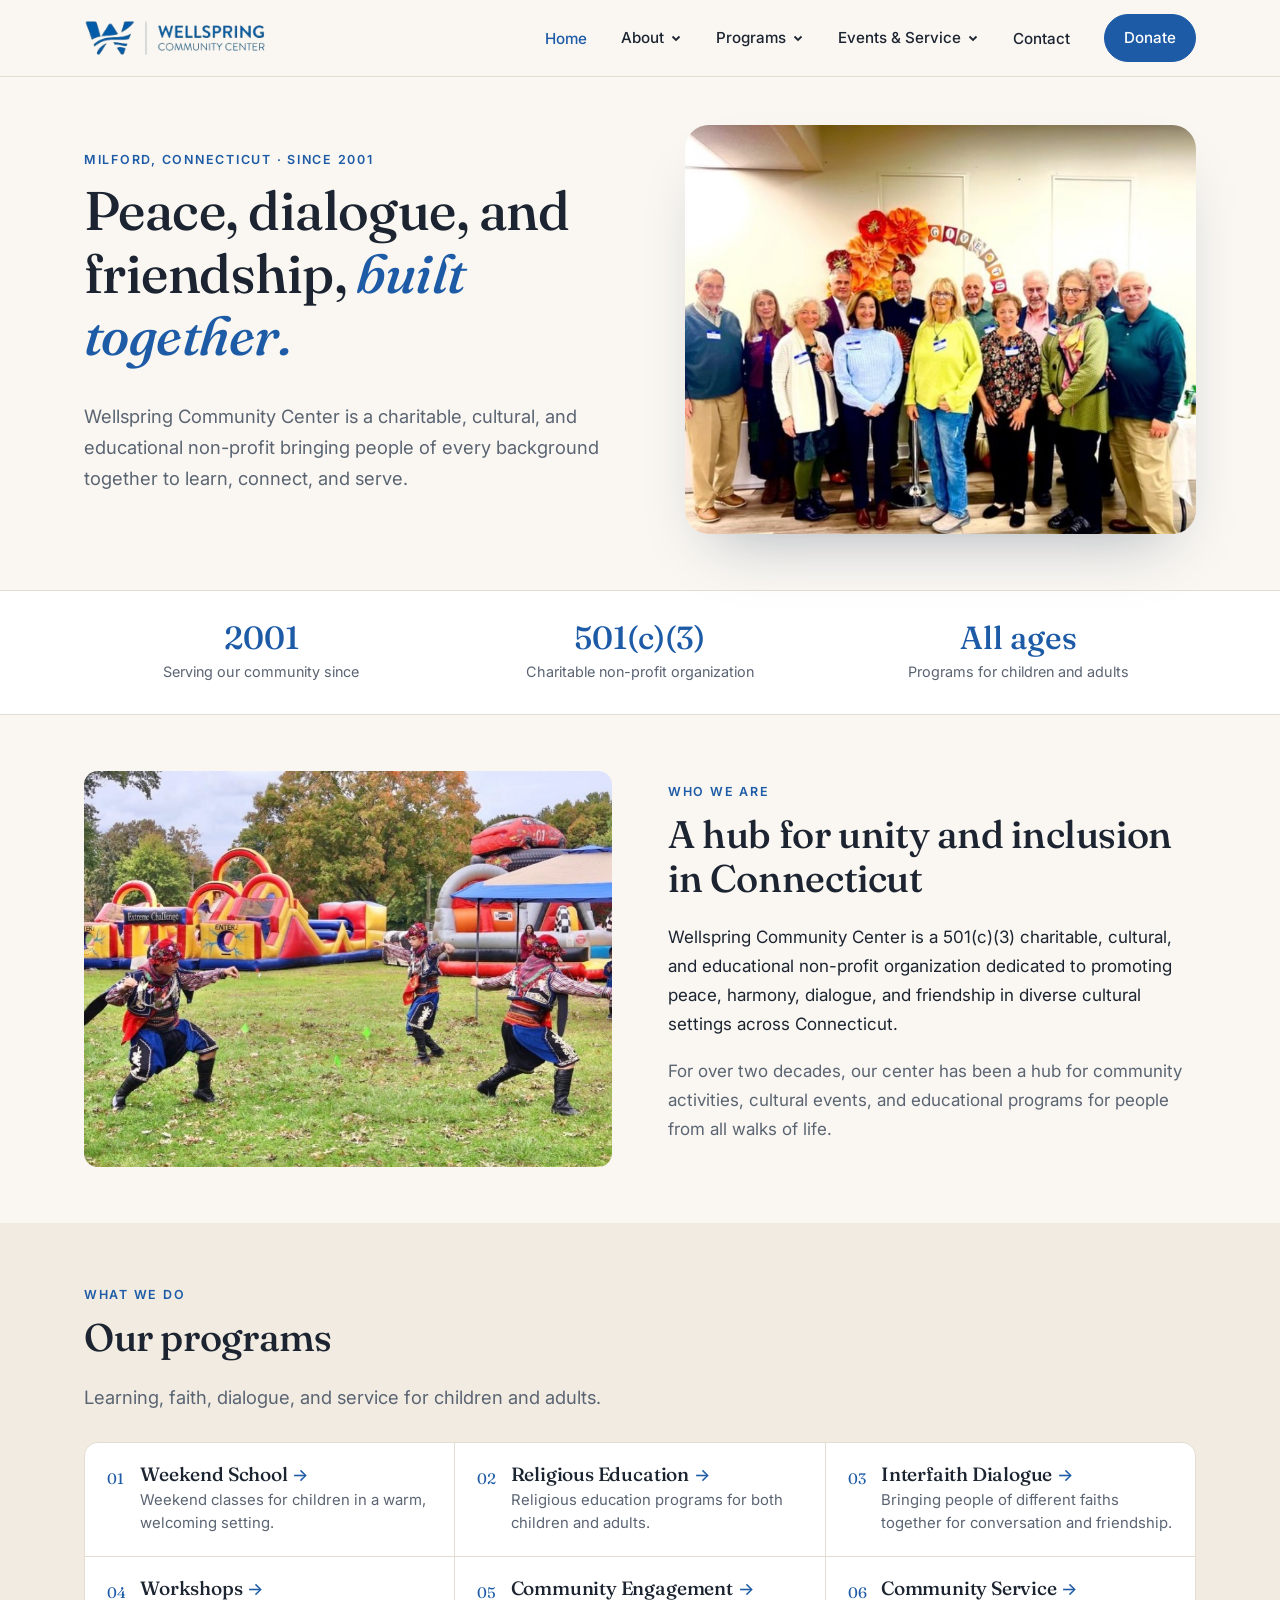
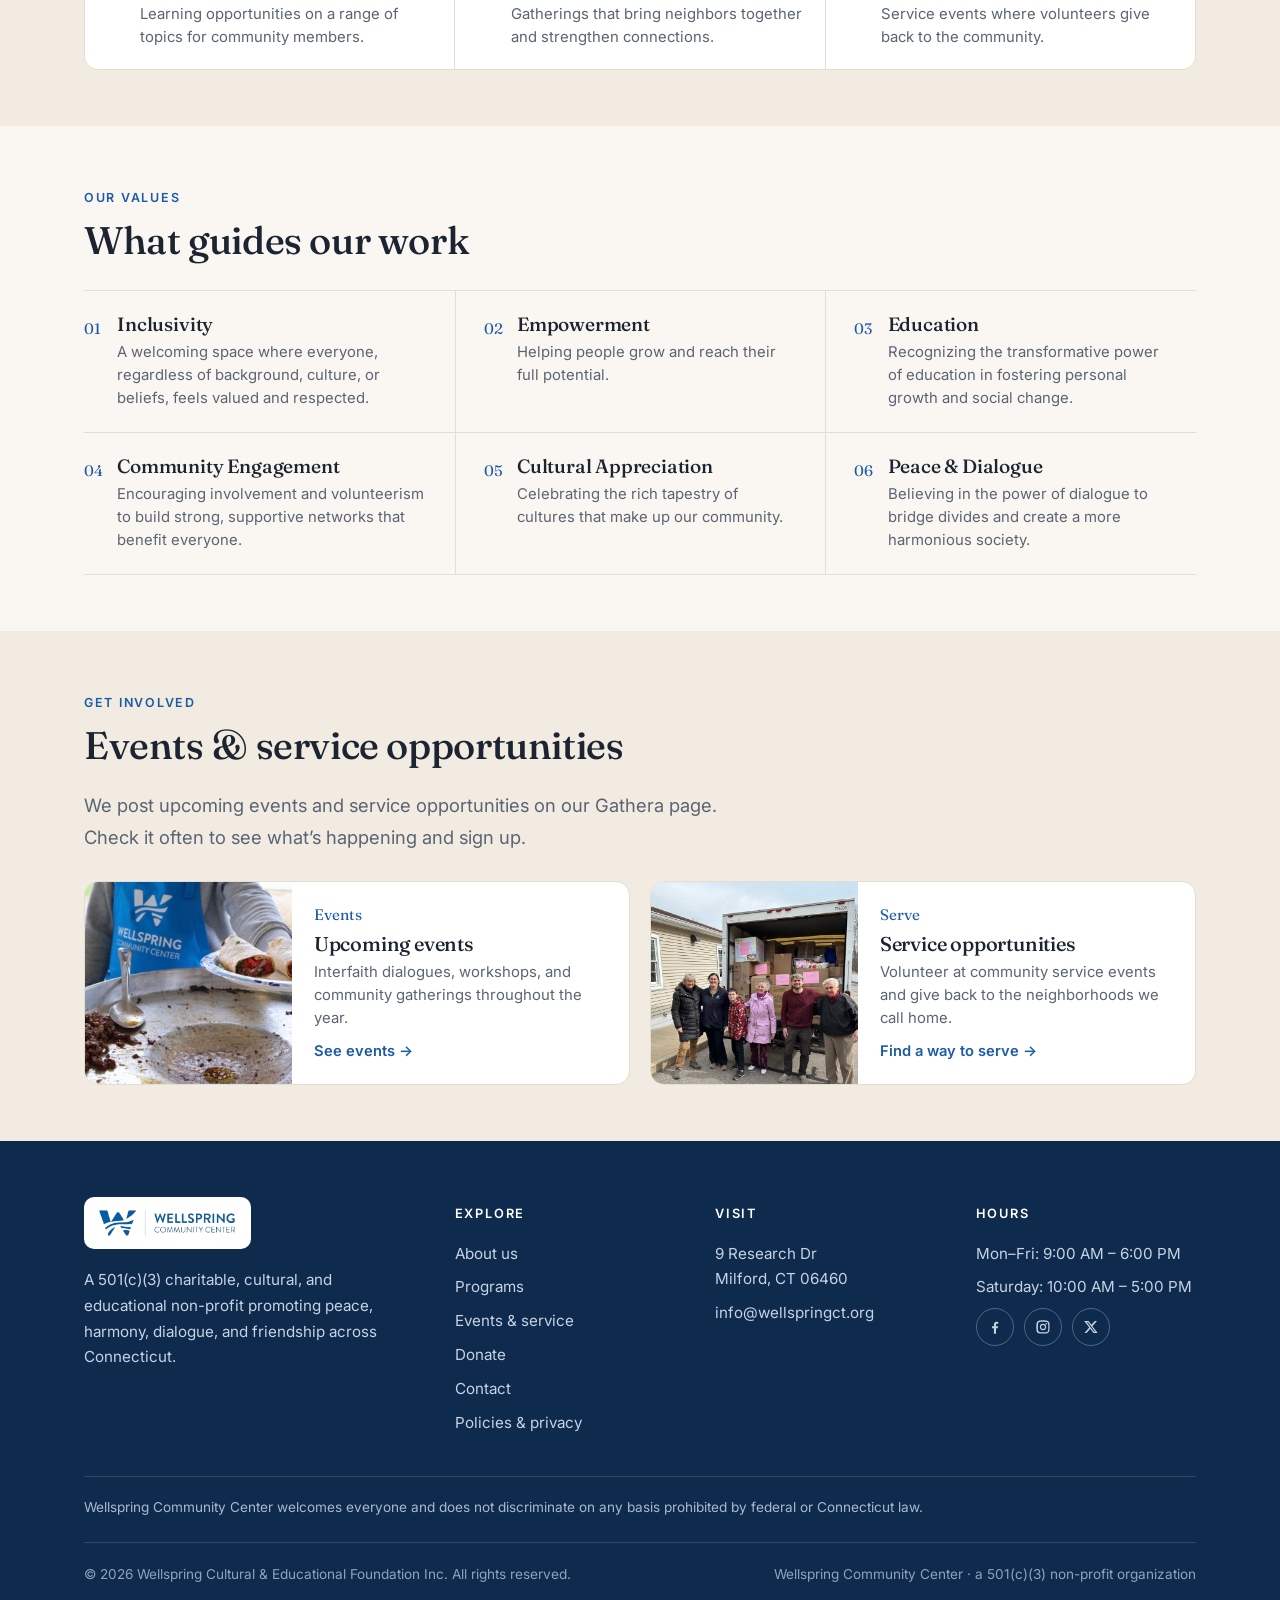
<file: index.html>
<!doctype html>
<html lang="en">
<head>
  <meta charset="utf-8">
  <meta name="viewport" content="width=device-width, initial-scale=1">
  <title>Wellspring Community Center | Milford, Connecticut</title>
  <meta name="description" content="Wellspring Community Center is a 501(c)(3) charitable, cultural, and educational non-profit in Milford, CT offering weekend school, religious education, interfaith dialogue, workshops, and community service since 2001.">
  <link rel="icon" href="images/favicon.webp">
  <link rel="preconnect" href="https://fonts.googleapis.com">
  <link rel="preconnect" href="https://fonts.gstatic.com" crossorigin>
  <link href="https://fonts.googleapis.com/css2?family=Fraunces:ital,opsz,wght@0,9..144,400;0,9..144,500;1,9..144,400&family=Inter:wght@400;500;600&display=swap" rel="stylesheet">
  <link rel="stylesheet" href="styles.css?v=2">
</head>
<body>

<header class="site-header">
  <nav class="wrap nav" aria-label="Main">
    <a class="brand" href="index.html"><img src="images/logo.png" alt="Wellspring Community Center"></a>
    <button class="nav-toggle" aria-label="Open menu" aria-expanded="false" aria-controls="nav-links">
      <svg width="24" height="24" viewBox="0 0 24 24" fill="none" stroke="currentColor" stroke-width="2"><path d="M3 6h18M3 12h18M3 18h18"/></svg>
    </button>
    <ul class="nav-links" id="nav-links">
      <li><a href="index.html" aria-current="page">Home</a></li>
      <li class="has-sub">
        <a href="about.html">About</a>
        <button class="sub-toggle" type="button" aria-expanded="false" aria-controls="about-menu" aria-label="About menu"><svg width="12" height="12" viewBox="0 0 12 12" fill="none" stroke="currentColor" stroke-width="1.8" aria-hidden="true"><path d="M2.5 4.5 6 8l3.5-3.5"/></svg></button>
        <ul class="sub" id="about-menu">
          <li><a href="about.html#who-we-are">Who we are</a></li>
          <li><a href="about.html#mission">Mission &amp; vision</a></li>
          <li><a href="about.html#board">Our board</a></li>
          <li><a href="about.html#values">Our values</a></li>
        </ul>
      </li>
      <li class="has-sub">
        <a href="programs.html">Programs</a>
        <button class="sub-toggle" type="button" aria-expanded="false" aria-controls="programs-menu" aria-label="Programs menu"><svg width="12" height="12" viewBox="0 0 12 12" fill="none" stroke="currentColor" stroke-width="1.8" aria-hidden="true"><path d="M2.5 4.5 6 8l3.5-3.5"/></svg></button>
        <ul class="sub" id="programs-menu">
          <li><a href="programs.html#weekend-school">Weekend School</a></li>
          <li><a href="programs.html#religious-education">Religious Education</a></li>
          <li><a href="programs.html#interfaith-dialogue">Interfaith Dialogue</a></li>
          <li><a href="programs.html#workshops">Workshops</a></li>
          <li><a href="programs.html#community-engagement">Community Engagement</a></li>
          <li><a href="programs.html#community-service">Community Service</a></li>
        </ul>
      </li>
      <li class="has-sub">
        <a href="https://wcc.gathera.org" target="_blank" rel="noopener">Events &amp; Service</a>
        <button class="sub-toggle" type="button" aria-expanded="false" aria-controls="events-menu" aria-label="Events and Service menu"><svg width="12" height="12" viewBox="0 0 12 12" fill="none" stroke="currentColor" stroke-width="1.8" aria-hidden="true"><path d="M2.5 4.5 6 8l3.5-3.5"/></svg></button>
        <ul class="sub" id="events-menu">
          <li><a href="https://wcc.gathera.org/gatherings" target="_blank" rel="noopener">Upcoming events</a></li>
          <li><a href="https://wcc.gathera.org/services" target="_blank" rel="noopener">Service opportunities</a></li>
        </ul>
      </li>
      <li><a href="contact.html">Contact</a></li>
      <li><a class="btn btn-primary" href="https://www.zeffy.com/en-US/donation-form/building-humanity-trough-equity-dialog-and-purpose" target="_blank" rel="noopener">Donate</a></li>
    </ul>
  </nav>
</header>

<main>
  <section class="hero">
    <div class="wrap hero-grid">
      <div>
        <span class="eyebrow">Milford, Connecticut &middot; Since 2001</span>
        <h1>Peace, dialogue, and friendship, <em>built together.</em></h1>
        <p class="lead">Wellspring Community Center is a charitable, cultural, and educational non-profit bringing people of every background together to learn, connect, and serve.</p>
      </div>
      <div class="hero-img">
        <img src="images/community-gathering.jpg" alt="Wellspring community members gathered together at a Give Thanks event">
      </div>
    </div>
  </section>

  <div class="facts">
    <div class="wrap facts-grid">
      <div class="fact"><strong>2001</strong><span>Serving our community since</span></div>
      <div class="fact"><strong>501(c)(3)</strong><span>Charitable non-profit organization</span></div>
      <div class="fact"><strong>All ages</strong><span>Programs for children and adults</span></div>
    </div>
  </div>

  <section>
    <div class="wrap split">
      <div class="split-img">
        <img src="images/cultural-dance.jpg" alt="Folk dancers in traditional costume performing at a Wellspring outdoor festival">
      </div>
      <div>
        <span class="eyebrow">Who we are</span>
        <h2>A hub for unity and inclusion in Connecticut</h2>
        <p>Wellspring Community Center is a 501(c)(3) charitable, cultural, and educational non-profit organization dedicated to promoting peace, harmony, dialogue, and friendship in diverse cultural settings across Connecticut.</p>
        <p class="muted">For over two decades, our center has been a hub for community activities, cultural events, and educational programs for people from all walks of life.</p>
      </div>
    </div>
  </section>

  <section class="section-sand">
    <div class="wrap">
      <div class="section-head">
        <span class="eyebrow">What we do</span>
        <h2>Our programs</h2>
        <p class="lead">Learning, faith, dialogue, and service for children and adults.</p>
      </div>
      <div class="cards">
        <a class="card" href="programs.html#weekend-school">
          <div class="card-body">
            <span class="num">01</span>
            <h3>Weekend School</h3>
            <p>Weekend classes for children in a warm, welcoming setting.</p>
            <span class="card-link">Learn more &rarr;</span>
          </div>
        </a>
        <a class="card" href="programs.html#religious-education">
          <div class="card-body">
            <span class="num">02</span>
            <h3>Religious Education</h3>
            <p>Religious education programs for both children and adults.</p>
            <span class="card-link">Learn more &rarr;</span>
          </div>
        </a>
        <a class="card" href="programs.html#interfaith-dialogue">
          <div class="card-body">
            <span class="num">03</span>
            <h3>Interfaith Dialogue</h3>
            <p>Bringing people of different faiths together for conversation and friendship.</p>
            <span class="card-link">Learn more &rarr;</span>
          </div>
        </a>
        <a class="card" href="programs.html#workshops">
          <div class="card-body">
            <span class="num">04</span>
            <h3>Workshops</h3>
            <p>Learning opportunities on a range of topics for community members.</p>
            <span class="card-link">Learn more &rarr;</span>
          </div>
        </a>
        <a class="card" href="programs.html#community-engagement">
          <div class="card-body">
            <span class="num">05</span>
            <h3>Community Engagement</h3>
            <p>Gatherings that bring neighbors together and strengthen connections.</p>
            <span class="card-link">Learn more &rarr;</span>
          </div>
        </a>
        <a class="card" href="programs.html#community-service">
          <div class="card-body">
            <span class="num">06</span>
            <h3>Community Service</h3>
            <p>Service events where volunteers give back to the community.</p>
            <span class="card-link">Learn more &rarr;</span>
          </div>
        </a>
      </div>
    </div>
  </section>

  <section>
    <div class="wrap">
      <div class="section-head">
        <span class="eyebrow">Our values</span>
        <h2>What guides our work</h2>
      </div>
      <div class="values">
        <div class="value"><span class="num">01</span><h3>Inclusivity</h3><p>A welcoming space where everyone, regardless of background, culture, or beliefs, feels valued and respected.</p></div>
        <div class="value"><span class="num">02</span><h3>Empowerment</h3><p>Helping people grow and reach their full potential.</p></div>
        <div class="value"><span class="num">03</span><h3>Education</h3><p>Recognizing the transformative power of education in fostering personal growth and social change.</p></div>
        <div class="value"><span class="num">04</span><h3>Community Engagement</h3><p>Encouraging involvement and volunteerism to build strong, supportive networks that benefit everyone.</p></div>
        <div class="value"><span class="num">05</span><h3>Cultural Appreciation</h3><p>Celebrating the rich tapestry of cultures that make up our community.</p></div>
        <div class="value"><span class="num">06</span><h3>Peace &amp; Dialogue</h3><p>Believing in the power of dialogue to bridge divides and create a more harmonious society.</p></div>
      </div>
    </div>
  </section>

  <section class="section-sand" id="get-involved">
    <div class="wrap">
      <div class="section-head">
        <span class="eyebrow">Get involved</span>
        <h2>Events &amp; service opportunities</h2>
        <p class="lead">We post upcoming events and service opportunities on our Gathera page. Check it often to see what&rsquo;s happening and sign up.</p>
      </div>
      <div class="cards cards-2">
        <a class="card" href="https://wcc.gathera.org/gatherings" target="_blank" rel="noopener">
          <div class="card-img"><img src="images/community-meal.jpg" alt="A volunteer in a Wellspring apron serving food at a community event" loading="lazy"></div>
          <div class="card-body">
            <span class="num">Events</span>
            <h3>Upcoming events</h3>
            <p>Interfaith dialogues, workshops, and community gatherings throughout the year.</p>
            <span class="card-link">See events &rarr;</span>
          </div>
        </a>
        <a class="card" href="https://wcc.gathera.org/services" target="_blank" rel="noopener">
          <div class="card-img"><img src="images/community-service.jpg" alt="Volunteers standing in front of a moving truck packed with donation boxes" loading="lazy"></div>
          <div class="card-body">
            <span class="num">Serve</span>
            <h3>Service opportunities</h3>
            <p>Volunteer at community service events and give back to the neighborhoods we call home.</p>
            <span class="card-link">Find a way to serve &rarr;</span>
          </div>
        </a>
      </div>
    </div>
  </section>
</main>

<footer class="site-footer">
  <div class="wrap">
    <div class="footer-grid">
      <div class="footer-brand">
        <img src="images/logo.png" alt="Wellspring Community Center">
        <p>A 501(c)(3) charitable, cultural, and educational non-profit promoting peace, harmony, dialogue, and friendship across Connecticut.</p>
      </div>
      <div>
        <h4>Explore</h4>
        <ul>
          <li><a href="about.html">About us</a></li>
          <li><a href="programs.html">Programs</a></li>
          <li><a href="https://wcc.gathera.org" target="_blank" rel="noopener">Events &amp; service</a></li>
          <li><a href="https://www.zeffy.com/en-US/donation-form/building-humanity-trough-equity-dialog-and-purpose" target="_blank" rel="noopener">Donate</a></li>
          <li><a href="contact.html">Contact</a></li>
          <li><a href="policies.html">Policies &amp; privacy</a></li>
        </ul>
      </div>
      <div>
        <h4>Visit</h4>
        <ul>
          <li>9 Research Dr<br>Milford, CT 06460</li>
          <li><a href="mailto:info@wellspringct.org">info@wellspringct.org</a></li>
        </ul>
      </div>
      <div>
        <h4>Hours</h4>
        <ul>
          <li>Mon&ndash;Fri: 9:00 AM &ndash; 6:00 PM</li>
          <li>Saturday: 10:00 AM &ndash; 5:00 PM</li>
        </ul>
        <div class="social">
          <a href="https://www.facebook.com/wellspringcenterCT" aria-label="Facebook" target="_blank" rel="noopener"><svg viewBox="0 0 24 24"><path d="M13.5 22v-8h2.7l.4-3.2h-3.1V8.8c0-.9.3-1.5 1.6-1.5h1.7V4.4c-.3 0-1.3-.1-2.4-.1-2.4 0-4 1.5-4 4.1v2.4H7.6V14h2.8v8h3.1z"/></svg></a>
          <a href="https://www.instagram.com/wellspringct/" aria-label="Instagram" target="_blank" rel="noopener"><svg viewBox="0 0 24 24"><path d="M12 7.3a4.7 4.7 0 1 0 0 9.4 4.7 4.7 0 0 0 0-9.4zm0 7.7a3 3 0 1 1 0-6 3 3 0 0 1 0 6zm6-7.9a1.1 1.1 0 1 1-2.2 0 1.1 1.1 0 0 1 2.2 0zM21.9 8c-.1-1.6-.4-3-1.6-4.2S17.6 2.2 16 2.1C14.4 2 9.6 2 8 2.1 6.4 2.2 5 2.5 3.8 3.7S2.2 6.4 2.1 8C2 9.6 2 14.4 2.1 16c.1 1.6.4 3 1.6 4.2s2.6 1.5 4.2 1.6c1.6.1 6.4.1 8 0 1.6-.1 3-.4 4.2-1.6s1.5-2.6 1.6-4.2c.1-1.6.1-6.4 0-8zm-2.1 9.7a3.2 3.2 0 0 1-1.8 1.8c-1.3.5-4.3.4-5.7.4s-4.4.1-5.7-.4a3.2 3.2 0 0 1-1.8-1.8c-.5-1.3-.4-4.3-.4-5.7s-.1-4.4.4-5.7A3.2 3.2 0 0 1 6.3 4.5c1.3-.5 4.3-.4 5.7-.4s4.4-.1 5.7.4a3.2 3.2 0 0 1 1.8 1.8c.5 1.3.4 4.3.4 5.7s.1 4.4-.4 5.7z"/></svg></a>
          <a href="https://x.com/wellspringctorg" aria-label="X (Twitter)" target="_blank" rel="noopener"><svg viewBox="0 0 24 24"><path d="M17.8 3h3.1l-6.8 7.7L22 21h-6.2l-4.9-6.4L5.3 21H2.2l7.2-8.3L1.8 3h6.4l4.4 5.8L17.8 3zm-1.1 16.2h1.7L7.4 4.7H5.6l11.1 14.5z"/></svg></a>
        </div>
      </div>
    </div>
    <p class="nondisc">Wellspring Community Center welcomes everyone and does not discriminate on any basis prohibited by federal or Connecticut law.</p>
    <div class="footer-bottom">
      <span>&copy; <span class="year">2026</span> Wellspring Cultural &amp; Educational Foundation Inc. All rights reserved.</span>
      <span>Wellspring Community Center &middot; a 501(c)(3) non-profit organization</span>
    </div>
  </div>
</footer>

<script src="main.js?v=2"></script>
</body>
</html>
</file>
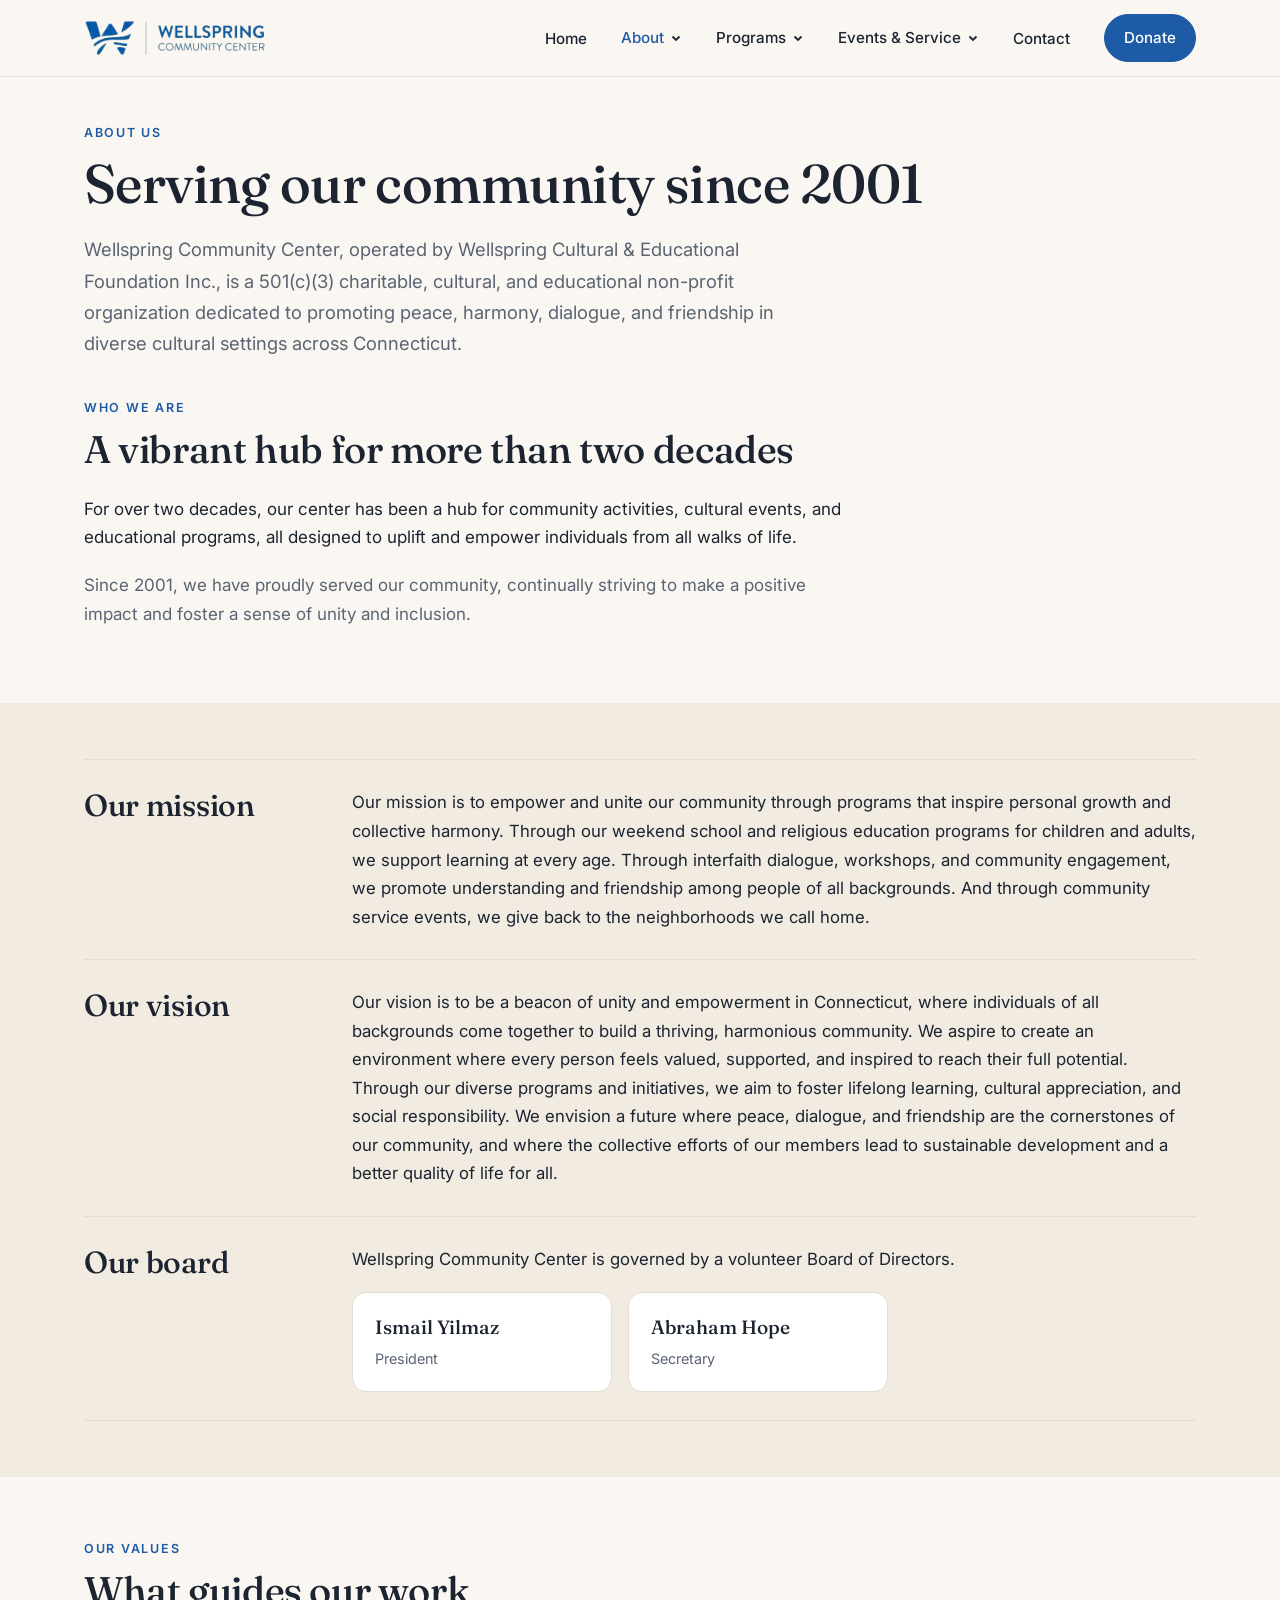
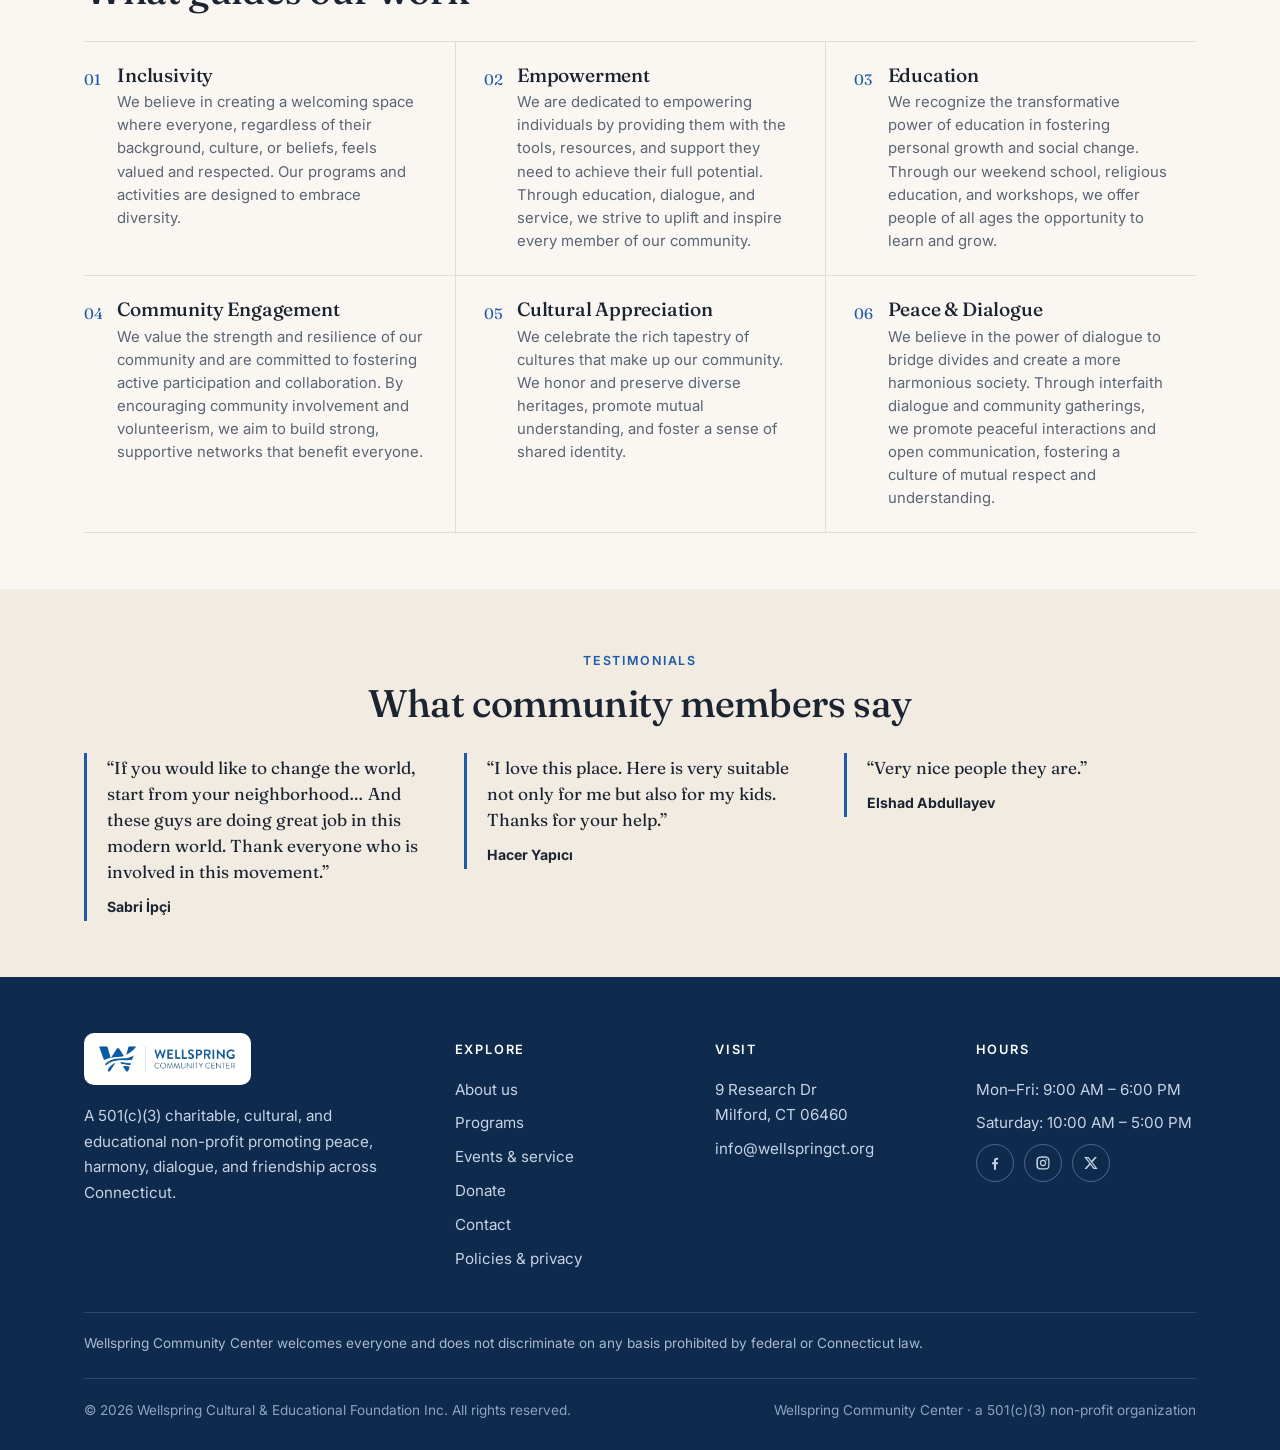
<file: about.html>
<!doctype html>
<html lang="en">
<head>
  <meta charset="utf-8">
  <meta name="viewport" content="width=device-width, initial-scale=1">
  <title>About Us | Wellspring Community Center</title>
  <meta name="description" content="Learn about Wellspring Community Center's mission, vision, and values, serving Connecticut since 2001.">
  <link rel="icon" href="images/favicon.webp">
  <link rel="preconnect" href="https://fonts.googleapis.com">
  <link rel="preconnect" href="https://fonts.gstatic.com" crossorigin>
  <link href="https://fonts.googleapis.com/css2?family=Fraunces:ital,opsz,wght@0,9..144,400;0,9..144,500;1,9..144,400&family=Inter:wght@400;500;600&display=swap" rel="stylesheet">
  <link rel="stylesheet" href="styles.css?v=2">
</head>
<body>

<header class="site-header">
  <nav class="wrap nav" aria-label="Main">
    <a class="brand" href="index.html"><img src="images/logo.png" alt="Wellspring Community Center"></a>
    <button class="nav-toggle" aria-label="Open menu" aria-expanded="false" aria-controls="nav-links">
      <svg width="24" height="24" viewBox="0 0 24 24" fill="none" stroke="currentColor" stroke-width="2"><path d="M3 6h18M3 12h18M3 18h18"/></svg>
    </button>
    <ul class="nav-links" id="nav-links">
      <li><a href="index.html">Home</a></li>
      <li class="has-sub">
        <a href="about.html" aria-current="page">About</a>
        <button class="sub-toggle" type="button" aria-expanded="false" aria-controls="about-menu" aria-label="About menu"><svg width="12" height="12" viewBox="0 0 12 12" fill="none" stroke="currentColor" stroke-width="1.8" aria-hidden="true"><path d="M2.5 4.5 6 8l3.5-3.5"/></svg></button>
        <ul class="sub" id="about-menu">
          <li><a href="about.html#who-we-are">Who we are</a></li>
          <li><a href="about.html#mission">Mission &amp; vision</a></li>
          <li><a href="about.html#board">Our board</a></li>
          <li><a href="about.html#values">Our values</a></li>
        </ul>
      </li>
      <li class="has-sub">
        <a href="programs.html">Programs</a>
        <button class="sub-toggle" type="button" aria-expanded="false" aria-controls="programs-menu" aria-label="Programs menu"><svg width="12" height="12" viewBox="0 0 12 12" fill="none" stroke="currentColor" stroke-width="1.8" aria-hidden="true"><path d="M2.5 4.5 6 8l3.5-3.5"/></svg></button>
        <ul class="sub" id="programs-menu">
          <li><a href="programs.html#weekend-school">Weekend School</a></li>
          <li><a href="programs.html#religious-education">Religious Education</a></li>
          <li><a href="programs.html#interfaith-dialogue">Interfaith Dialogue</a></li>
          <li><a href="programs.html#workshops">Workshops</a></li>
          <li><a href="programs.html#community-engagement">Community Engagement</a></li>
          <li><a href="programs.html#community-service">Community Service</a></li>
        </ul>
      </li>
      <li class="has-sub">
        <a href="https://wcc.gathera.org" target="_blank" rel="noopener">Events &amp; Service</a>
        <button class="sub-toggle" type="button" aria-expanded="false" aria-controls="events-menu" aria-label="Events and Service menu"><svg width="12" height="12" viewBox="0 0 12 12" fill="none" stroke="currentColor" stroke-width="1.8" aria-hidden="true"><path d="M2.5 4.5 6 8l3.5-3.5"/></svg></button>
        <ul class="sub" id="events-menu">
          <li><a href="https://wcc.gathera.org/gatherings" target="_blank" rel="noopener">Upcoming events</a></li>
          <li><a href="https://wcc.gathera.org/services" target="_blank" rel="noopener">Service opportunities</a></li>
        </ul>
      </li>
      <li><a href="contact.html">Contact</a></li>
      <li><a class="btn btn-primary" href="https://www.zeffy.com/en-US/donation-form/building-humanity-trough-equity-dialog-and-purpose" target="_blank" rel="noopener">Donate</a></li>
    </ul>
  </nav>
</header>

<main>
  <section class="page-hero">
    <div class="wrap">
      <span class="eyebrow">About us</span>
      <h1>Serving our community since 2001</h1>
      <p class="lead">Wellspring Community Center, operated by Wellspring Cultural &amp; Educational Foundation Inc., is a 501(c)(3) charitable, cultural, and educational non-profit organization dedicated to promoting peace, harmony, dialogue, and friendship in diverse cultural settings across Connecticut.</p>
    </div>
  </section>

  <section id="who-we-are">
    <div class="wrap narrow">
      <div>
        <span class="eyebrow">Who we are</span>
        <h2>A vibrant hub for more than two decades</h2>
        <p>For over two decades, our center has been a hub for community activities, cultural events, and educational programs, all designed to uplift and empower individuals from all walks of life.</p>
        <p class="muted">Since 2001, we have proudly served our community, continually striving to make a positive impact and foster a sense of unity and inclusion.</p>
      </div>
    </div>
  </section>

  <section class="section-sand" id="mission">
    <div class="wrap">
      <div class="statement">
        <h2>Our mission</h2>
        <p>Our mission is to empower and unite our community through programs that inspire personal growth and collective harmony. Through our weekend school and religious education programs for children and adults, we support learning at every age. Through interfaith dialogue, workshops, and community engagement, we promote understanding and friendship among people of all backgrounds. And through community service events, we give back to the neighborhoods we call home.</p>
      </div>
      <div class="statement" id="vision">
        <h2>Our vision</h2>
        <p>Our vision is to be a beacon of unity and empowerment in Connecticut, where individuals of all backgrounds come together to build a thriving, harmonious community. We aspire to create an environment where every person feels valued, supported, and inspired to reach their full potential. Through our diverse programs and initiatives, we aim to foster lifelong learning, cultural appreciation, and social responsibility. We envision a future where peace, dialogue, and friendship are the cornerstones of our community, and where the collective efforts of our members lead to sustainable development and a better quality of life for all.</p>
      </div>
      <div class="statement" id="board">
        <h2>Our board</h2>
        <div>
          <p>Wellspring Community Center is governed by a volunteer Board of Directors.</p>
          <ul class="board-list">
            <li><strong>Ismail Yilmaz</strong><span>President</span></li>
            <li><strong>Abraham Hope</strong><span>Secretary</span></li>
          </ul>
        </div>
      </div>
    </div>
  </section>

  <section id="values">
    <div class="wrap">
      <div class="section-head">
        <span class="eyebrow">Our values</span>
        <h2>What guides our work</h2>
      </div>
      <div class="values">
        <div class="value"><span class="num">01</span><h3>Inclusivity</h3><p>We believe in creating a welcoming space where everyone, regardless of their background, culture, or beliefs, feels valued and respected. Our programs and activities are designed to embrace diversity.</p></div>
        <div class="value"><span class="num">02</span><h3>Empowerment</h3><p>We are dedicated to empowering individuals by providing them with the tools, resources, and support they need to achieve their full potential. Through education, dialogue, and service, we strive to uplift and inspire every member of our community.</p></div>
        <div class="value"><span class="num">03</span><h3>Education</h3><p>We recognize the transformative power of education in fostering personal growth and social change. Through our weekend school, religious education, and workshops, we offer people of all ages the opportunity to learn and grow.</p></div>
        <div class="value"><span class="num">04</span><h3>Community Engagement</h3><p>We value the strength and resilience of our community and are committed to fostering active participation and collaboration. By encouraging community involvement and volunteerism, we aim to build strong, supportive networks that benefit everyone.</p></div>
        <div class="value"><span class="num">05</span><h3>Cultural Appreciation</h3><p>We celebrate the rich tapestry of cultures that make up our community. We honor and preserve diverse heritages, promote mutual understanding, and foster a sense of shared identity.</p></div>
        <div class="value"><span class="num">06</span><h3>Peace &amp; Dialogue</h3><p>We believe in the power of dialogue to bridge divides and create a more harmonious society. Through interfaith dialogue and community gatherings, we promote peaceful interactions and open communication, fostering a culture of mutual respect and understanding.</p></div>
      </div>
    </div>
  </section>

  <section class="section-sand">
    <div class="wrap">
      <div class="section-head center">
        <span class="eyebrow">Testimonials</span>
        <h2>What community members say</h2>
      </div>
      <div class="testimonials">
        <figure class="testimonial">
          <p>&ldquo;If you would like to change the world, start from your neighborhood&hellip; And these guys are doing great job in this modern world. Thank everyone who is involved in this movement.&rdquo;</p>
          <footer><strong>Sabri İpçi</strong></footer>
        </figure>
        <figure class="testimonial">
          <p>&ldquo;I love this place. Here is very suitable not only for me but also for my kids. Thanks for your help.&rdquo;</p>
          <footer><strong>Hacer Yapıcı</strong></footer>
        </figure>
        <figure class="testimonial">
          <p>&ldquo;Very nice people they are.&rdquo;</p>
          <footer><strong>Elshad Abdullayev</strong></footer>
        </figure>
      </div>
    </div>
  </section>
</main>

<footer class="site-footer">
  <div class="wrap">
    <div class="footer-grid">
      <div class="footer-brand">
        <img src="images/logo.png" alt="Wellspring Community Center">
        <p>A 501(c)(3) charitable, cultural, and educational non-profit promoting peace, harmony, dialogue, and friendship across Connecticut.</p>
      </div>
      <div>
        <h4>Explore</h4>
        <ul>
          <li><a href="about.html">About us</a></li>
          <li><a href="programs.html">Programs</a></li>
          <li><a href="https://wcc.gathera.org" target="_blank" rel="noopener">Events &amp; service</a></li>
          <li><a href="https://www.zeffy.com/en-US/donation-form/building-humanity-trough-equity-dialog-and-purpose" target="_blank" rel="noopener">Donate</a></li>
          <li><a href="contact.html">Contact</a></li>
          <li><a href="policies.html">Policies &amp; privacy</a></li>
        </ul>
      </div>
      <div>
        <h4>Visit</h4>
        <ul>
          <li>9 Research Dr<br>Milford, CT 06460</li>
          <li><a href="mailto:info@wellspringct.org">info@wellspringct.org</a></li>
        </ul>
      </div>
      <div>
        <h4>Hours</h4>
        <ul>
          <li>Mon&ndash;Fri: 9:00 AM &ndash; 6:00 PM</li>
          <li>Saturday: 10:00 AM &ndash; 5:00 PM</li>
        </ul>
        <div class="social">
          <a href="https://www.facebook.com/wellspringcenterCT" aria-label="Facebook" target="_blank" rel="noopener"><svg viewBox="0 0 24 24"><path d="M13.5 22v-8h2.7l.4-3.2h-3.1V8.8c0-.9.3-1.5 1.6-1.5h1.7V4.4c-.3 0-1.3-.1-2.4-.1-2.4 0-4 1.5-4 4.1v2.4H7.6V14h2.8v8h3.1z"/></svg></a>
          <a href="https://www.instagram.com/wellspringct/" aria-label="Instagram" target="_blank" rel="noopener"><svg viewBox="0 0 24 24"><path d="M12 7.3a4.7 4.7 0 1 0 0 9.4 4.7 4.7 0 0 0 0-9.4zm0 7.7a3 3 0 1 1 0-6 3 3 0 0 1 0 6zm6-7.9a1.1 1.1 0 1 1-2.2 0 1.1 1.1 0 0 1 2.2 0zM21.9 8c-.1-1.6-.4-3-1.6-4.2S17.6 2.2 16 2.1C14.4 2 9.6 2 8 2.1 6.4 2.2 5 2.5 3.8 3.7S2.2 6.4 2.1 8C2 9.6 2 14.4 2.1 16c.1 1.6.4 3 1.6 4.2s2.6 1.5 4.2 1.6c1.6.1 6.4.1 8 0 1.6-.1 3-.4 4.2-1.6s1.5-2.6 1.6-4.2c.1-1.6.1-6.4 0-8zm-2.1 9.7a3.2 3.2 0 0 1-1.8 1.8c-1.3.5-4.3.4-5.7.4s-4.4.1-5.7-.4a3.2 3.2 0 0 1-1.8-1.8c-.5-1.3-.4-4.3-.4-5.7s-.1-4.4.4-5.7A3.2 3.2 0 0 1 6.3 4.5c1.3-.5 4.3-.4 5.7-.4s4.4-.1 5.7.4a3.2 3.2 0 0 1 1.8 1.8c.5 1.3.4 4.3.4 5.7s.1 4.4-.4 5.7z"/></svg></a>
          <a href="https://x.com/wellspringctorg" aria-label="X (Twitter)" target="_blank" rel="noopener"><svg viewBox="0 0 24 24"><path d="M17.8 3h3.1l-6.8 7.7L22 21h-6.2l-4.9-6.4L5.3 21H2.2l7.2-8.3L1.8 3h6.4l4.4 5.8L17.8 3zm-1.1 16.2h1.7L7.4 4.7H5.6l11.1 14.5z"/></svg></a>
        </div>
      </div>
    </div>
    <p class="nondisc">Wellspring Community Center welcomes everyone and does not discriminate on any basis prohibited by federal or Connecticut law.</p>
    <div class="footer-bottom">
      <span>&copy; <span class="year">2026</span> Wellspring Cultural &amp; Educational Foundation Inc. All rights reserved.</span>
      <span>Wellspring Community Center &middot; a 501(c)(3) non-profit organization</span>
    </div>
  </div>
</footer>

<script src="main.js?v=2"></script>
</body>
</html>
</file>
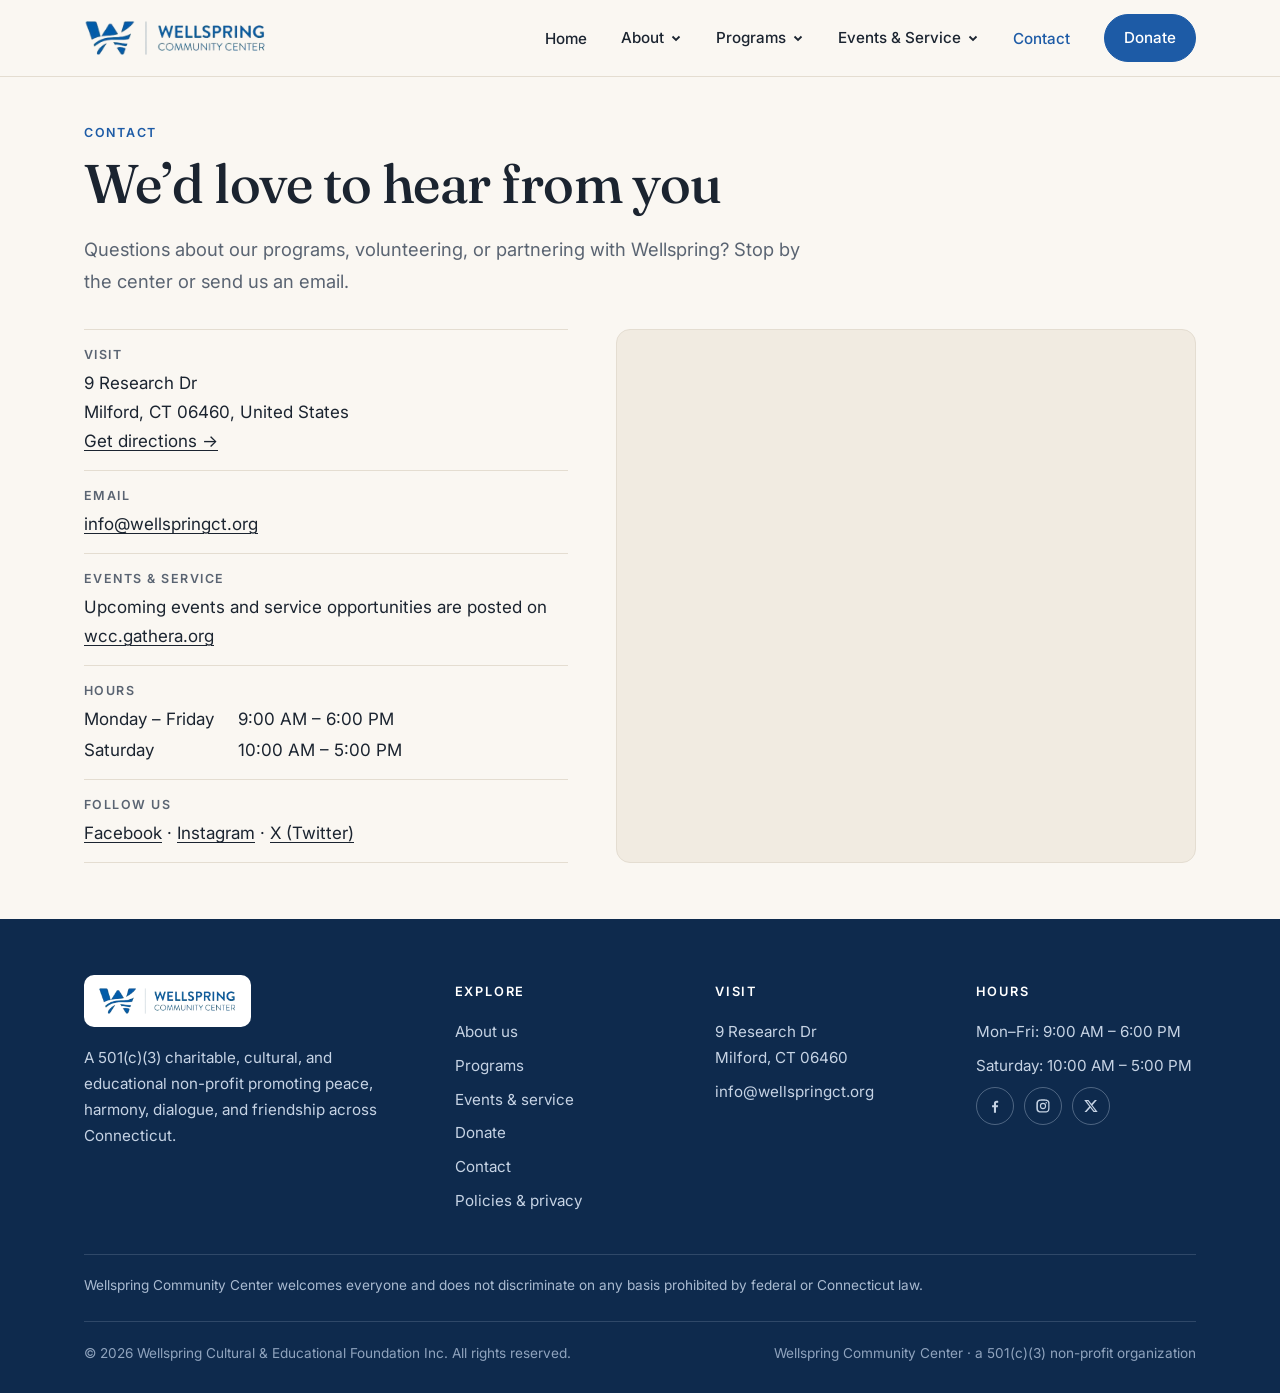
<file: contact.html>
<!doctype html>
<html lang="en">
<head>
  <meta charset="utf-8">
  <meta name="viewport" content="width=device-width, initial-scale=1">
  <title>Contact | Wellspring Community Center</title>
  <meta name="description" content="Visit Wellspring Community Center at 9 Research Dr, Milford, CT 06460, or email info@wellspringct.org.">
  <link rel="icon" href="images/favicon.webp">
  <link rel="preconnect" href="https://fonts.googleapis.com">
  <link rel="preconnect" href="https://fonts.gstatic.com" crossorigin>
  <link href="https://fonts.googleapis.com/css2?family=Fraunces:ital,opsz,wght@0,9..144,400;0,9..144,500;1,9..144,400&family=Inter:wght@400;500;600&display=swap" rel="stylesheet">
  <link rel="stylesheet" href="styles.css?v=2">
</head>
<body>

<header class="site-header">
  <nav class="wrap nav" aria-label="Main">
    <a class="brand" href="index.html"><img src="images/logo.png" alt="Wellspring Community Center"></a>
    <button class="nav-toggle" aria-label="Open menu" aria-expanded="false" aria-controls="nav-links">
      <svg width="24" height="24" viewBox="0 0 24 24" fill="none" stroke="currentColor" stroke-width="2"><path d="M3 6h18M3 12h18M3 18h18"/></svg>
    </button>
    <ul class="nav-links" id="nav-links">
      <li><a href="index.html">Home</a></li>
      <li class="has-sub">
        <a href="about.html">About</a>
        <button class="sub-toggle" type="button" aria-expanded="false" aria-controls="about-menu" aria-label="About menu"><svg width="12" height="12" viewBox="0 0 12 12" fill="none" stroke="currentColor" stroke-width="1.8" aria-hidden="true"><path d="M2.5 4.5 6 8l3.5-3.5"/></svg></button>
        <ul class="sub" id="about-menu">
          <li><a href="about.html#who-we-are">Who we are</a></li>
          <li><a href="about.html#mission">Mission &amp; vision</a></li>
          <li><a href="about.html#board">Our board</a></li>
          <li><a href="about.html#values">Our values</a></li>
        </ul>
      </li>
      <li class="has-sub">
        <a href="programs.html">Programs</a>
        <button class="sub-toggle" type="button" aria-expanded="false" aria-controls="programs-menu" aria-label="Programs menu"><svg width="12" height="12" viewBox="0 0 12 12" fill="none" stroke="currentColor" stroke-width="1.8" aria-hidden="true"><path d="M2.5 4.5 6 8l3.5-3.5"/></svg></button>
        <ul class="sub" id="programs-menu">
          <li><a href="programs.html#weekend-school">Weekend School</a></li>
          <li><a href="programs.html#religious-education">Religious Education</a></li>
          <li><a href="programs.html#interfaith-dialogue">Interfaith Dialogue</a></li>
          <li><a href="programs.html#workshops">Workshops</a></li>
          <li><a href="programs.html#community-engagement">Community Engagement</a></li>
          <li><a href="programs.html#community-service">Community Service</a></li>
        </ul>
      </li>
      <li class="has-sub">
        <a href="https://wcc.gathera.org" target="_blank" rel="noopener">Events &amp; Service</a>
        <button class="sub-toggle" type="button" aria-expanded="false" aria-controls="events-menu" aria-label="Events and Service menu"><svg width="12" height="12" viewBox="0 0 12 12" fill="none" stroke="currentColor" stroke-width="1.8" aria-hidden="true"><path d="M2.5 4.5 6 8l3.5-3.5"/></svg></button>
        <ul class="sub" id="events-menu">
          <li><a href="https://wcc.gathera.org/gatherings" target="_blank" rel="noopener">Upcoming events</a></li>
          <li><a href="https://wcc.gathera.org/services" target="_blank" rel="noopener">Service opportunities</a></li>
        </ul>
      </li>
      <li><a href="contact.html" aria-current="page">Contact</a></li>
      <li><a class="btn btn-primary" href="https://www.zeffy.com/en-US/donation-form/building-humanity-trough-equity-dialog-and-purpose" target="_blank" rel="noopener">Donate</a></li>
    </ul>
  </nav>
</header>

<main>
  <section class="page-hero">
    <div class="wrap">
      <span class="eyebrow">Contact</span>
      <h1>We&rsquo;d love to hear from you</h1>
      <p class="lead">Questions about our programs, volunteering, or partnering with Wellspring? Stop by the center or send us an email.</p>
    </div>
  </section>

  <section>
    <div class="wrap contact-grid">
      <div>
        <ul class="info-list">
          <li>
            <span class="label">Visit</span>
            9 Research Dr<br>Milford, CT 06460, United States<br>
            <a href="https://www.google.com/maps/search/?api=1&amp;query=9+Research+Dr+Milford+CT+06460">Get directions &rarr;</a>
          </li>
          <li>
            <span class="label">Email</span>
            <a href="mailto:info@wellspringct.org">info@wellspringct.org</a>
          </li>
          <li>
            <span class="label">Events &amp; service</span>
            Upcoming events and service opportunities are posted on <a href="https://wcc.gathera.org" target="_blank" rel="noopener">wcc.gathera.org</a>
          </li>
          <li>
            <span class="label">Hours</span>
            <div class="hours">
              <span>Monday &ndash; Friday</span><span>9:00 AM &ndash; 6:00 PM</span>
              <span>Saturday</span><span>10:00 AM &ndash; 5:00 PM</span>
            </div>
          </li>
          <li>
            <span class="label">Follow us</span>
            <a href="https://www.facebook.com/wellspringcenterCT">Facebook</a> &middot;
            <a href="https://www.instagram.com/wellspringct/">Instagram</a> &middot;
            <a href="https://x.com/wellspringctorg">X (Twitter)</a>
          </li>
        </ul>
      </div>
      <div class="map">
        <iframe title="Map showing Wellspring Community Center at 9 Research Dr, Milford, CT" src="https://www.google.com/maps?q=9+Research+Dr,+Milford,+CT+06460&amp;output=embed" loading="lazy" referrerpolicy="no-referrer-when-downgrade"></iframe>
      </div>
    </div>
  </section>
</main>

<footer class="site-footer">
  <div class="wrap">
    <div class="footer-grid">
      <div class="footer-brand">
        <img src="images/logo.png" alt="Wellspring Community Center">
        <p>A 501(c)(3) charitable, cultural, and educational non-profit promoting peace, harmony, dialogue, and friendship across Connecticut.</p>
      </div>
      <div>
        <h4>Explore</h4>
        <ul>
          <li><a href="about.html">About us</a></li>
          <li><a href="programs.html">Programs</a></li>
          <li><a href="https://wcc.gathera.org" target="_blank" rel="noopener">Events &amp; service</a></li>
          <li><a href="https://www.zeffy.com/en-US/donation-form/building-humanity-trough-equity-dialog-and-purpose" target="_blank" rel="noopener">Donate</a></li>
          <li><a href="contact.html">Contact</a></li>
          <li><a href="policies.html">Policies &amp; privacy</a></li>
        </ul>
      </div>
      <div>
        <h4>Visit</h4>
        <ul>
          <li>9 Research Dr<br>Milford, CT 06460</li>
          <li><a href="mailto:info@wellspringct.org">info@wellspringct.org</a></li>
        </ul>
      </div>
      <div>
        <h4>Hours</h4>
        <ul>
          <li>Mon&ndash;Fri: 9:00 AM &ndash; 6:00 PM</li>
          <li>Saturday: 10:00 AM &ndash; 5:00 PM</li>
        </ul>
        <div class="social">
          <a href="https://www.facebook.com/wellspringcenterCT" aria-label="Facebook" target="_blank" rel="noopener"><svg viewBox="0 0 24 24"><path d="M13.5 22v-8h2.7l.4-3.2h-3.1V8.8c0-.9.3-1.5 1.6-1.5h1.7V4.4c-.3 0-1.3-.1-2.4-.1-2.4 0-4 1.5-4 4.1v2.4H7.6V14h2.8v8h3.1z"/></svg></a>
          <a href="https://www.instagram.com/wellspringct/" aria-label="Instagram" target="_blank" rel="noopener"><svg viewBox="0 0 24 24"><path d="M12 7.3a4.7 4.7 0 1 0 0 9.4 4.7 4.7 0 0 0 0-9.4zm0 7.7a3 3 0 1 1 0-6 3 3 0 0 1 0 6zm6-7.9a1.1 1.1 0 1 1-2.2 0 1.1 1.1 0 0 1 2.2 0zM21.9 8c-.1-1.6-.4-3-1.6-4.2S17.6 2.2 16 2.1C14.4 2 9.6 2 8 2.1 6.4 2.2 5 2.5 3.8 3.7S2.2 6.4 2.1 8C2 9.6 2 14.4 2.1 16c.1 1.6.4 3 1.6 4.2s2.6 1.5 4.2 1.6c1.6.1 6.4.1 8 0 1.6-.1 3-.4 4.2-1.6s1.5-2.6 1.6-4.2c.1-1.6.1-6.4 0-8zm-2.1 9.7a3.2 3.2 0 0 1-1.8 1.8c-1.3.5-4.3.4-5.7.4s-4.4.1-5.7-.4a3.2 3.2 0 0 1-1.8-1.8c-.5-1.3-.4-4.3-.4-5.7s-.1-4.4.4-5.7A3.2 3.2 0 0 1 6.3 4.5c1.3-.5 4.3-.4 5.7-.4s4.4-.1 5.7.4a3.2 3.2 0 0 1 1.8 1.8c.5 1.3.4 4.3.4 5.7s.1 4.4-.4 5.7z"/></svg></a>
          <a href="https://x.com/wellspringctorg" aria-label="X (Twitter)" target="_blank" rel="noopener"><svg viewBox="0 0 24 24"><path d="M17.8 3h3.1l-6.8 7.7L22 21h-6.2l-4.9-6.4L5.3 21H2.2l7.2-8.3L1.8 3h6.4l4.4 5.8L17.8 3zm-1.1 16.2h1.7L7.4 4.7H5.6l11.1 14.5z"/></svg></a>
        </div>
      </div>
    </div>
    <p class="nondisc">Wellspring Community Center welcomes everyone and does not discriminate on any basis prohibited by federal or Connecticut law.</p>
    <div class="footer-bottom">
      <span>&copy; <span class="year">2026</span> Wellspring Cultural &amp; Educational Foundation Inc. All rights reserved.</span>
      <span>Wellspring Community Center &middot; a 501(c)(3) non-profit organization</span>
    </div>
  </div>
</footer>

<script src="main.js?v=2"></script>
</body>
</html>
</file>
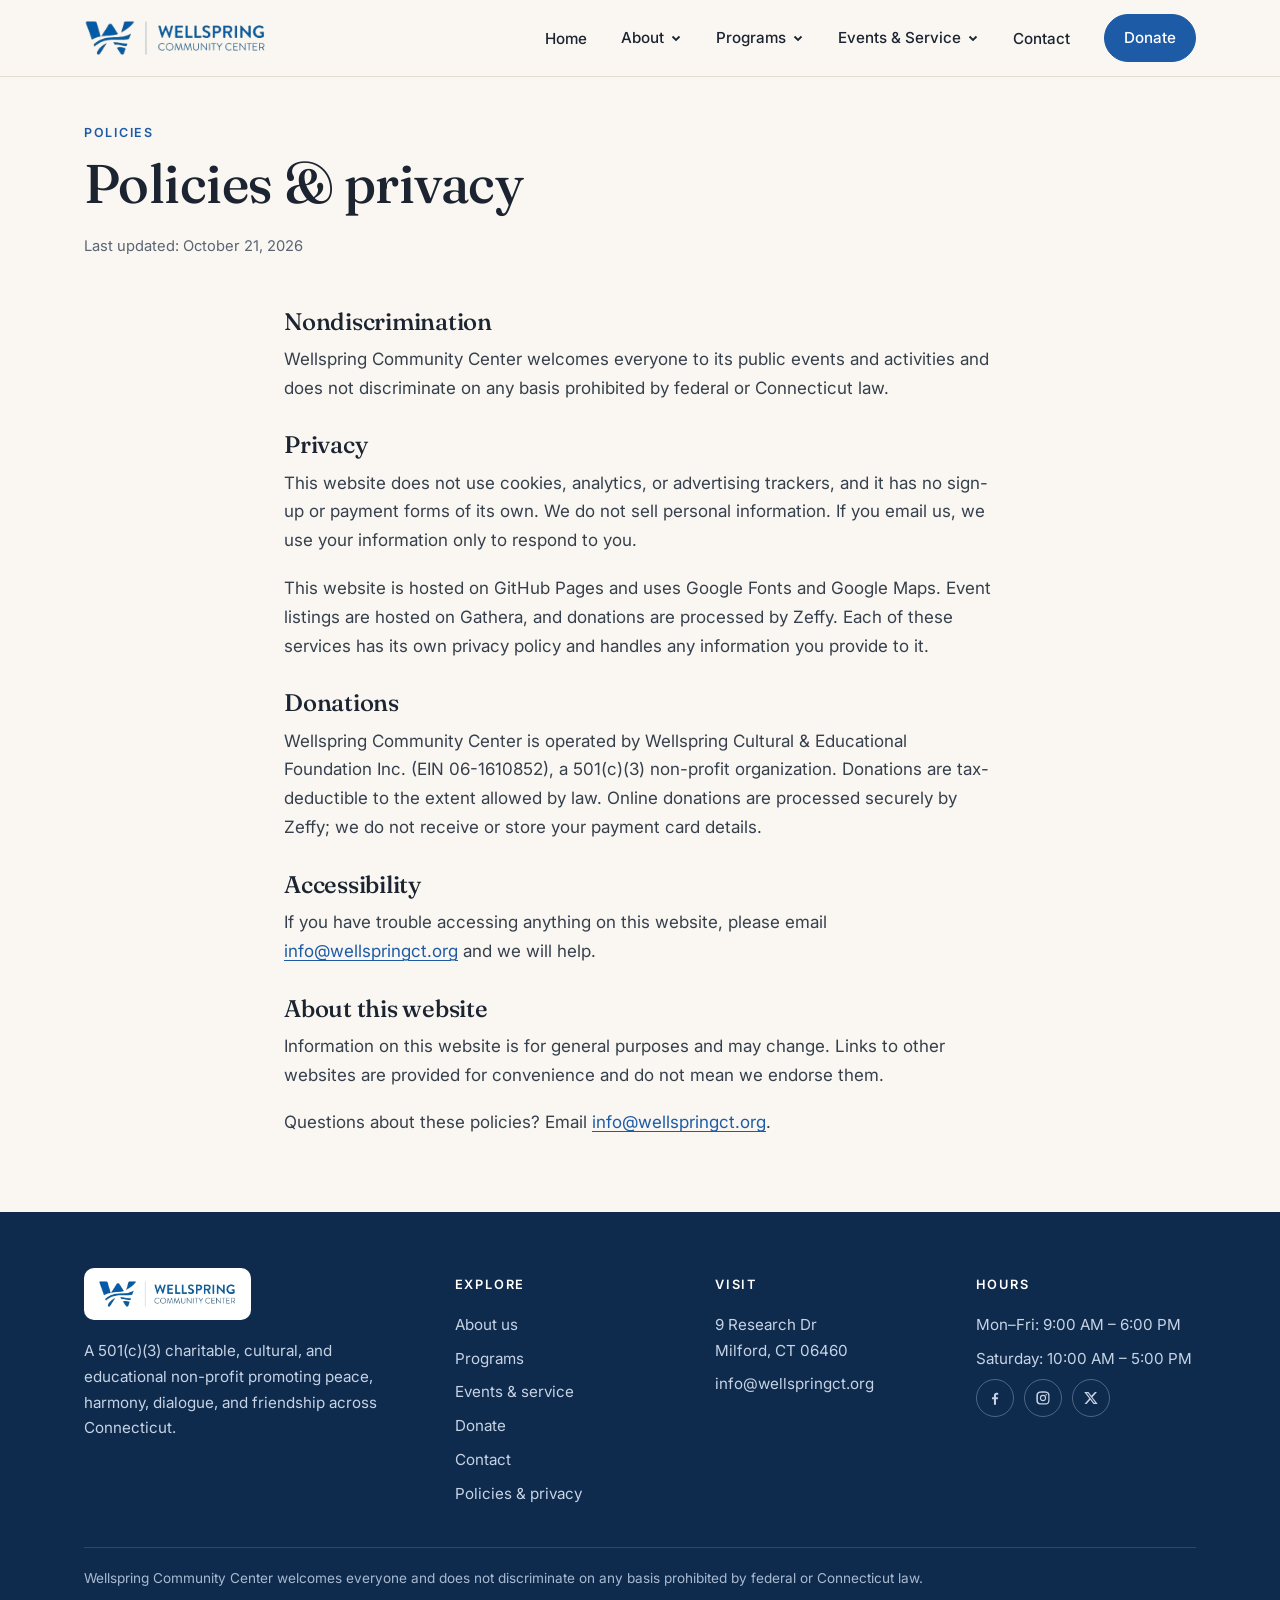
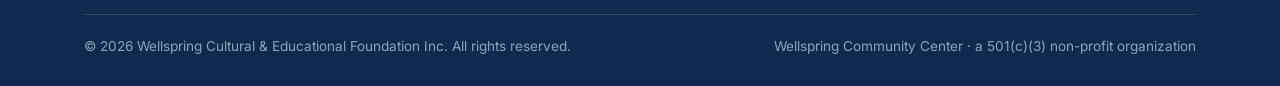
<file: policies.html>
<!doctype html>
<html lang="en">
<head>
  <meta charset="utf-8">
  <meta name="viewport" content="width=device-width, initial-scale=1">
  <title>Policies &amp; Privacy | Wellspring Community Center</title>
  <meta name="description" content="Nondiscrimination, privacy, donation, and accessibility information for Wellspring Community Center.">
  <link rel="icon" href="images/favicon.webp">
  <link rel="preconnect" href="https://fonts.googleapis.com">
  <link rel="preconnect" href="https://fonts.gstatic.com" crossorigin>
  <link href="https://fonts.googleapis.com/css2?family=Fraunces:ital,opsz,wght@0,9..144,400;0,9..144,500;1,9..144,400&family=Inter:wght@400;500;600&display=swap" rel="stylesheet">
  <link rel="stylesheet" href="styles.css?v=2">
</head>
<body>

<header class="site-header">
  <nav class="wrap nav" aria-label="Main">
    <a class="brand" href="index.html"><img src="images/logo.png" alt="Wellspring Community Center"></a>
    <button class="nav-toggle" aria-label="Open menu" aria-expanded="false" aria-controls="nav-links">
      <svg width="24" height="24" viewBox="0 0 24 24" fill="none" stroke="currentColor" stroke-width="2"><path d="M3 6h18M3 12h18M3 18h18"/></svg>
    </button>
    <ul class="nav-links" id="nav-links">
      <li><a href="index.html">Home</a></li>
      <li class="has-sub">
        <a href="about.html">About</a>
        <button class="sub-toggle" type="button" aria-expanded="false" aria-controls="about-menu" aria-label="About menu"><svg width="12" height="12" viewBox="0 0 12 12" fill="none" stroke="currentColor" stroke-width="1.8" aria-hidden="true"><path d="M2.5 4.5 6 8l3.5-3.5"/></svg></button>
        <ul class="sub" id="about-menu">
          <li><a href="about.html#who-we-are">Who we are</a></li>
          <li><a href="about.html#mission">Mission &amp; vision</a></li>
          <li><a href="about.html#board">Our board</a></li>
          <li><a href="about.html#values">Our values</a></li>
        </ul>
      </li>
      <li class="has-sub">
        <a href="programs.html">Programs</a>
        <button class="sub-toggle" type="button" aria-expanded="false" aria-controls="programs-menu" aria-label="Programs menu"><svg width="12" height="12" viewBox="0 0 12 12" fill="none" stroke="currentColor" stroke-width="1.8" aria-hidden="true"><path d="M2.5 4.5 6 8l3.5-3.5"/></svg></button>
        <ul class="sub" id="programs-menu">
          <li><a href="programs.html#weekend-school">Weekend School</a></li>
          <li><a href="programs.html#religious-education">Religious Education</a></li>
          <li><a href="programs.html#interfaith-dialogue">Interfaith Dialogue</a></li>
          <li><a href="programs.html#workshops">Workshops</a></li>
          <li><a href="programs.html#community-engagement">Community Engagement</a></li>
          <li><a href="programs.html#community-service">Community Service</a></li>
        </ul>
      </li>
      <li class="has-sub">
        <a href="https://wcc.gathera.org" target="_blank" rel="noopener">Events &amp; Service</a>
        <button class="sub-toggle" type="button" aria-expanded="false" aria-controls="events-menu" aria-label="Events and Service menu"><svg width="12" height="12" viewBox="0 0 12 12" fill="none" stroke="currentColor" stroke-width="1.8" aria-hidden="true"><path d="M2.5 4.5 6 8l3.5-3.5"/></svg></button>
        <ul class="sub" id="events-menu">
          <li><a href="https://wcc.gathera.org/gatherings" target="_blank" rel="noopener">Upcoming events</a></li>
          <li><a href="https://wcc.gathera.org/services" target="_blank" rel="noopener">Service opportunities</a></li>
        </ul>
      </li>
      <li><a href="contact.html">Contact</a></li>
      <li><a class="btn btn-primary" href="https://www.zeffy.com/en-US/donation-form/building-humanity-trough-equity-dialog-and-purpose" target="_blank" rel="noopener">Donate</a></li>
    </ul>
  </nav>
</header>

<main>
  <section class="page-hero">
    <div class="wrap">
      <span class="eyebrow">Policies</span>
      <h1>Policies &amp; privacy</h1>
      <p class="muted note">Last updated: October 21, 2026</p>
    </div>
  </section>

  <section>
    <div class="wrap policy">
      <h2 id="nondiscrimination">Nondiscrimination</h2>
      <p>Wellspring Community Center welcomes everyone to its public events and activities and does not discriminate on any basis prohibited by federal or Connecticut law.</p>

      <h2 id="privacy">Privacy</h2>
      <p>This website does not use cookies, analytics, or advertising trackers, and it has no sign-up or payment forms of its own. We do not sell personal information. If you email us, we use your information only to respond to you.</p>
      <p>This website is hosted on GitHub Pages and uses Google Fonts and Google Maps. Event listings are hosted on Gathera, and donations are processed by Zeffy. Each of these services has its own privacy policy and handles any information you provide to it.</p>

      <h2 id="donations">Donations</h2>
      <p>Wellspring Community Center is operated by Wellspring Cultural &amp; Educational Foundation Inc. (EIN 06-1610852), a 501(c)(3) non-profit organization. Donations are tax-deductible to the extent allowed by law. Online donations are processed securely by Zeffy; we do not receive or store your payment card details.</p>

      <h2 id="accessibility">Accessibility</h2>
      <p>If you have trouble accessing anything on this website, please email <a href="mailto:info@wellspringct.org">info@wellspringct.org</a> and we will help.</p>

      <h2 id="website">About this website</h2>
      <p>Information on this website is for general purposes and may change. Links to other websites are provided for convenience and do not mean we endorse them.</p>
      <p>Questions about these policies? Email <a href="mailto:info@wellspringct.org">info@wellspringct.org</a>.</p>
    </div>
  </section>
</main>

<footer class="site-footer">
  <div class="wrap">
    <div class="footer-grid">
      <div class="footer-brand">
        <img src="images/logo.png" alt="Wellspring Community Center">
        <p>A 501(c)(3) charitable, cultural, and educational non-profit promoting peace, harmony, dialogue, and friendship across Connecticut.</p>
      </div>
      <div>
        <h4>Explore</h4>
        <ul>
          <li><a href="about.html">About us</a></li>
          <li><a href="programs.html">Programs</a></li>
          <li><a href="https://wcc.gathera.org" target="_blank" rel="noopener">Events &amp; service</a></li>
          <li><a href="https://www.zeffy.com/en-US/donation-form/building-humanity-trough-equity-dialog-and-purpose" target="_blank" rel="noopener">Donate</a></li>
          <li><a href="contact.html">Contact</a></li>
          <li><a href="policies.html">Policies &amp; privacy</a></li>
        </ul>
      </div>
      <div>
        <h4>Visit</h4>
        <ul>
          <li>9 Research Dr<br>Milford, CT 06460</li>
          <li><a href="mailto:info@wellspringct.org">info@wellspringct.org</a></li>
        </ul>
      </div>
      <div>
        <h4>Hours</h4>
        <ul>
          <li>Mon&ndash;Fri: 9:00 AM &ndash; 6:00 PM</li>
          <li>Saturday: 10:00 AM &ndash; 5:00 PM</li>
        </ul>
        <div class="social">
          <a href="https://www.facebook.com/wellspringcenterCT" aria-label="Facebook" target="_blank" rel="noopener"><svg viewBox="0 0 24 24"><path d="M13.5 22v-8h2.7l.4-3.2h-3.1V8.8c0-.9.3-1.5 1.6-1.5h1.7V4.4c-.3 0-1.3-.1-2.4-.1-2.4 0-4 1.5-4 4.1v2.4H7.6V14h2.8v8h3.1z"/></svg></a>
          <a href="https://www.instagram.com/wellspringct/" aria-label="Instagram" target="_blank" rel="noopener"><svg viewBox="0 0 24 24"><path d="M12 7.3a4.7 4.7 0 1 0 0 9.4 4.7 4.7 0 0 0 0-9.4zm0 7.7a3 3 0 1 1 0-6 3 3 0 0 1 0 6zm6-7.9a1.1 1.1 0 1 1-2.2 0 1.1 1.1 0 0 1 2.2 0zM21.9 8c-.1-1.6-.4-3-1.6-4.2S17.6 2.2 16 2.1C14.4 2 9.6 2 8 2.1 6.4 2.2 5 2.5 3.8 3.7S2.2 6.4 2.1 8C2 9.6 2 14.4 2.1 16c.1 1.6.4 3 1.6 4.2s2.6 1.5 4.2 1.6c1.6.1 6.4.1 8 0 1.6-.1 3-.4 4.2-1.6s1.5-2.6 1.6-4.2c.1-1.6.1-6.4 0-8zm-2.1 9.7a3.2 3.2 0 0 1-1.8 1.8c-1.3.5-4.3.4-5.7.4s-4.4.1-5.7-.4a3.2 3.2 0 0 1-1.8-1.8c-.5-1.3-.4-4.3-.4-5.7s-.1-4.4.4-5.7A3.2 3.2 0 0 1 6.3 4.5c1.3-.5 4.3-.4 5.7-.4s4.4-.1 5.7.4a3.2 3.2 0 0 1 1.8 1.8c.5 1.3.4 4.3.4 5.7s.1 4.4-.4 5.7z"/></svg></a>
          <a href="https://x.com/wellspringctorg" aria-label="X (Twitter)" target="_blank" rel="noopener"><svg viewBox="0 0 24 24"><path d="M17.8 3h3.1l-6.8 7.7L22 21h-6.2l-4.9-6.4L5.3 21H2.2l7.2-8.3L1.8 3h6.4l4.4 5.8L17.8 3zm-1.1 16.2h1.7L7.4 4.7H5.6l11.1 14.5z"/></svg></a>
        </div>
      </div>
    </div>
    <p class="nondisc">Wellspring Community Center welcomes everyone and does not discriminate on any basis prohibited by federal or Connecticut law.</p>
    <div class="footer-bottom">
      <span>&copy; <span class="year">2026</span> Wellspring Cultural &amp; Educational Foundation Inc. All rights reserved.</span>
      <span>Wellspring Community Center &middot; a 501(c)(3) non-profit organization</span>
    </div>
  </div>
</footer>

<script src="main.js?v=2"></script>
</body>
</html>
</file>
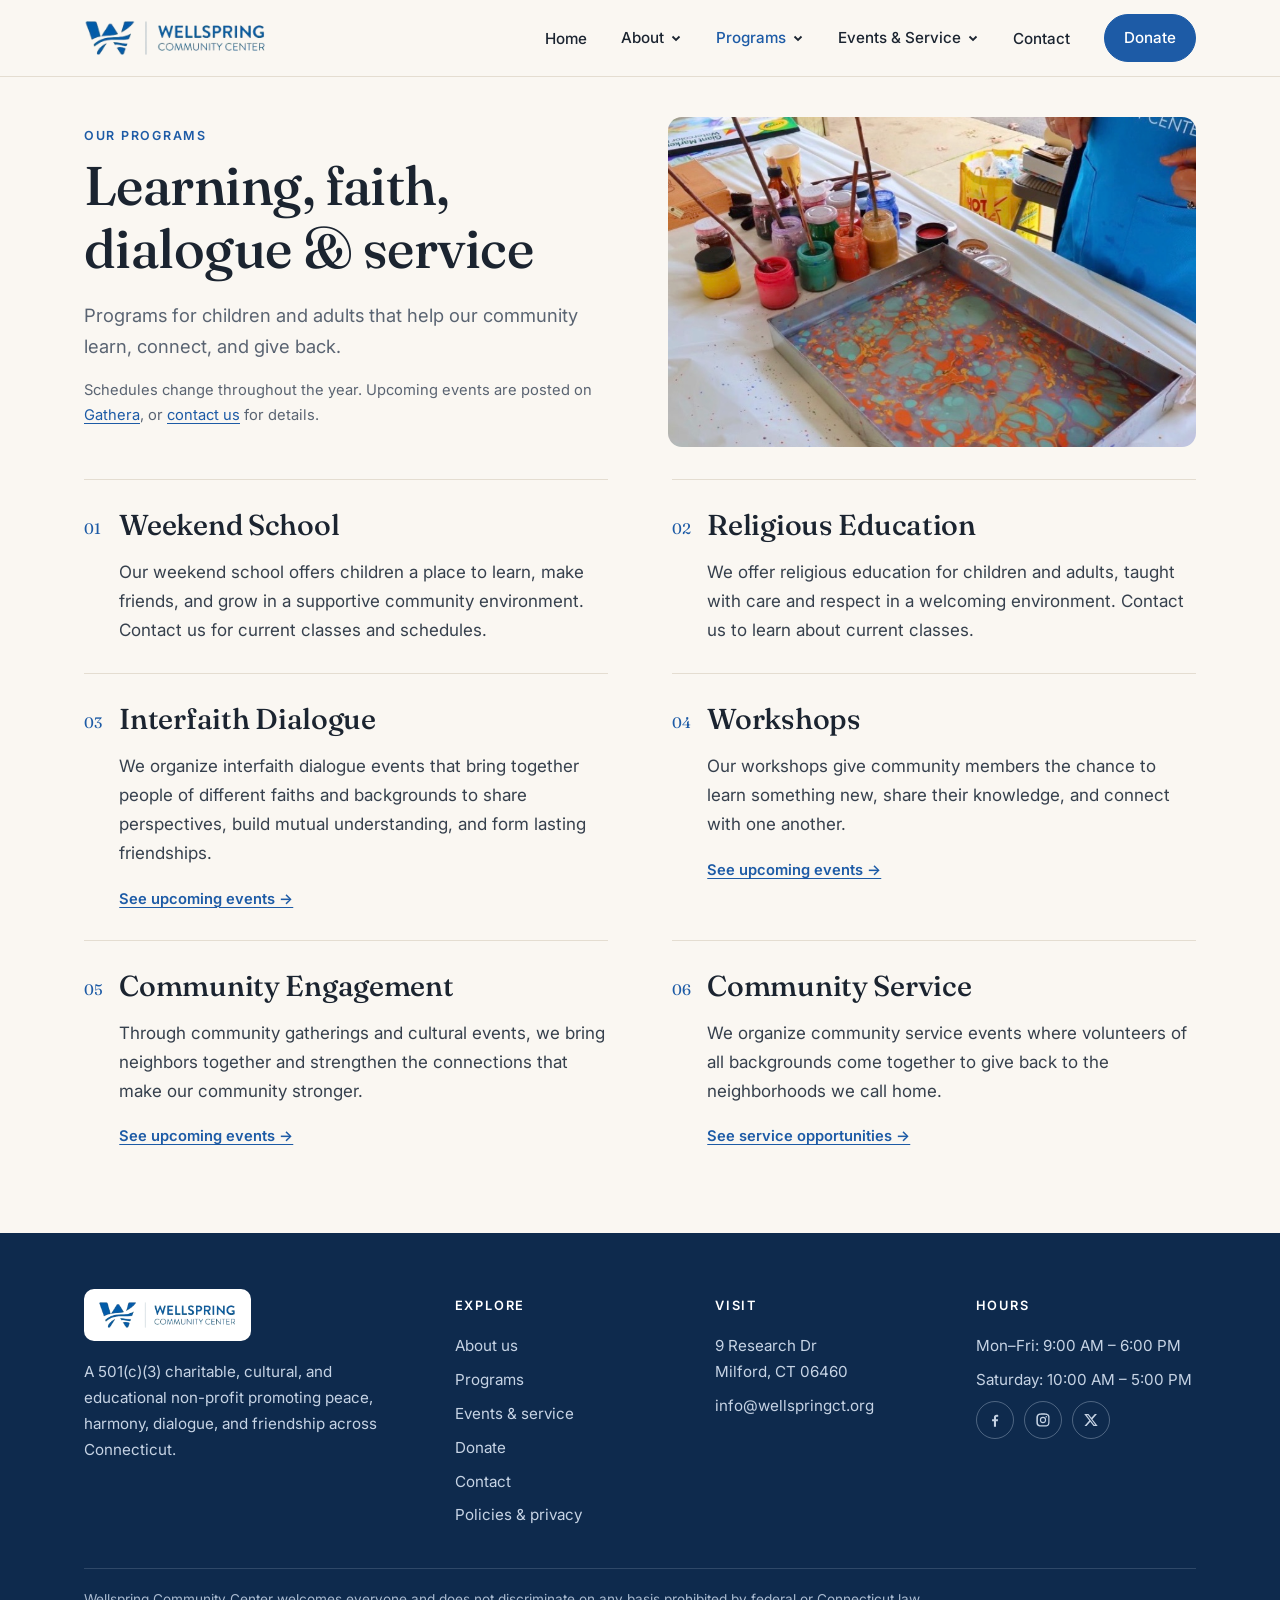
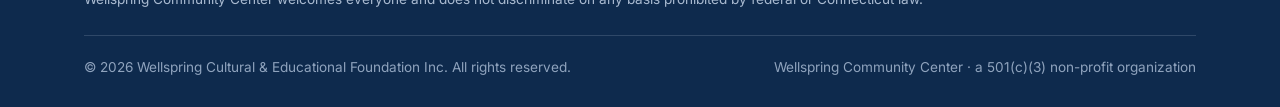
<file: programs.html>
<!doctype html>
<html lang="en">
<head>
  <meta charset="utf-8">
  <meta name="viewport" content="width=device-width, initial-scale=1">
  <title>Programs | Wellspring Community Center</title>
  <meta name="description" content="Weekend school, religious education for children and adults, interfaith dialogue, workshops, community engagement, and community service in Milford, CT.">
  <link rel="icon" href="images/favicon.webp">
  <link rel="preconnect" href="https://fonts.googleapis.com">
  <link rel="preconnect" href="https://fonts.gstatic.com" crossorigin>
  <link href="https://fonts.googleapis.com/css2?family=Fraunces:ital,opsz,wght@0,9..144,400;0,9..144,500;1,9..144,400&family=Inter:wght@400;500;600&display=swap" rel="stylesheet">
  <link rel="stylesheet" href="styles.css?v=2">
</head>
<body>

<header class="site-header">
  <nav class="wrap nav" aria-label="Main">
    <a class="brand" href="index.html"><img src="images/logo.png" alt="Wellspring Community Center"></a>
    <button class="nav-toggle" aria-label="Open menu" aria-expanded="false" aria-controls="nav-links">
      <svg width="24" height="24" viewBox="0 0 24 24" fill="none" stroke="currentColor" stroke-width="2"><path d="M3 6h18M3 12h18M3 18h18"/></svg>
    </button>
    <ul class="nav-links" id="nav-links">
      <li><a href="index.html">Home</a></li>
      <li class="has-sub">
        <a href="about.html">About</a>
        <button class="sub-toggle" type="button" aria-expanded="false" aria-controls="about-menu" aria-label="About menu"><svg width="12" height="12" viewBox="0 0 12 12" fill="none" stroke="currentColor" stroke-width="1.8" aria-hidden="true"><path d="M2.5 4.5 6 8l3.5-3.5"/></svg></button>
        <ul class="sub" id="about-menu">
          <li><a href="about.html#who-we-are">Who we are</a></li>
          <li><a href="about.html#mission">Mission &amp; vision</a></li>
          <li><a href="about.html#board">Our board</a></li>
          <li><a href="about.html#values">Our values</a></li>
        </ul>
      </li>
      <li class="has-sub">
        <a href="programs.html" aria-current="page">Programs</a>
        <button class="sub-toggle" type="button" aria-expanded="false" aria-controls="programs-menu" aria-label="Programs menu"><svg width="12" height="12" viewBox="0 0 12 12" fill="none" stroke="currentColor" stroke-width="1.8" aria-hidden="true"><path d="M2.5 4.5 6 8l3.5-3.5"/></svg></button>
        <ul class="sub" id="programs-menu">
          <li><a href="programs.html#weekend-school">Weekend School</a></li>
          <li><a href="programs.html#religious-education">Religious Education</a></li>
          <li><a href="programs.html#interfaith-dialogue">Interfaith Dialogue</a></li>
          <li><a href="programs.html#workshops">Workshops</a></li>
          <li><a href="programs.html#community-engagement">Community Engagement</a></li>
          <li><a href="programs.html#community-service">Community Service</a></li>
        </ul>
      </li>
      <li class="has-sub">
        <a href="https://wcc.gathera.org" target="_blank" rel="noopener">Events &amp; Service</a>
        <button class="sub-toggle" type="button" aria-expanded="false" aria-controls="events-menu" aria-label="Events and Service menu"><svg width="12" height="12" viewBox="0 0 12 12" fill="none" stroke="currentColor" stroke-width="1.8" aria-hidden="true"><path d="M2.5 4.5 6 8l3.5-3.5"/></svg></button>
        <ul class="sub" id="events-menu">
          <li><a href="https://wcc.gathera.org/gatherings" target="_blank" rel="noopener">Upcoming events</a></li>
          <li><a href="https://wcc.gathera.org/services" target="_blank" rel="noopener">Service opportunities</a></li>
        </ul>
      </li>
      <li><a href="contact.html">Contact</a></li>
      <li><a class="btn btn-primary" href="https://www.zeffy.com/en-US/donation-form/building-humanity-trough-equity-dialog-and-purpose" target="_blank" rel="noopener">Donate</a></li>
    </ul>
  </nav>
</header>

<main>
  <section class="page-hero">
    <div class="wrap split">
      <div>
        <span class="eyebrow">Our programs</span>
        <h1>Learning, faith, dialogue &amp; service</h1>
        <p class="lead">Programs for children and adults that help our community learn, connect, and give back.</p>
        <p class="muted note">Schedules change throughout the year. Upcoming events are posted on <a href="https://wcc.gathera.org/gatherings" target="_blank" rel="noopener">Gathera</a>, or <a href="contact.html">contact us</a> for details.</p>
      </div>
      <div class="split-img"><img src="images/marbling-workshop.jpg" alt="Paints and a marbling tray at a Wellspring ebru art workshop"></div>
    </div>
  </section>

  <section>
    <div class="wrap">
      <div class="program-grid">
        <article class="program-item" id="weekend-school">
          <span class="num">01</span>
          <h2>Weekend School</h2>
          <p>Our weekend school offers children a place to learn, make friends, and grow in a supportive community environment. Contact us for current classes and schedules.</p>
        </article>
        <article class="program-item" id="religious-education">
          <span class="num">02</span>
          <h2>Religious Education</h2>
          <p>We offer religious education for children and adults, taught with care and respect in a welcoming environment. Contact us to learn about current classes.</p>
        </article>
        <article class="program-item" id="interfaith-dialogue">
          <span class="num">03</span>
          <h2>Interfaith Dialogue</h2>
          <p>We organize interfaith dialogue events that bring together people of different faiths and backgrounds to share perspectives, build mutual understanding, and form lasting friendships.</p>
          <a class="card-link" href="https://wcc.gathera.org/gatherings" target="_blank" rel="noopener">See upcoming events &rarr;</a>
        </article>
        <article class="program-item" id="workshops">
          <span class="num">04</span>
          <h2>Workshops</h2>
          <p>Our workshops give community members the chance to learn something new, share their knowledge, and connect with one another.</p>
          <a class="card-link" href="https://wcc.gathera.org/gatherings" target="_blank" rel="noopener">See upcoming events &rarr;</a>
        </article>
        <article class="program-item" id="community-engagement">
          <span class="num">05</span>
          <h2>Community Engagement</h2>
          <p>Through community gatherings and cultural events, we bring neighbors together and strengthen the connections that make our community stronger.</p>
          <a class="card-link" href="https://wcc.gathera.org/gatherings" target="_blank" rel="noopener">See upcoming events &rarr;</a>
        </article>
        <article class="program-item" id="community-service">
          <span class="num">06</span>
          <h2>Community Service</h2>
          <p>We organize community service events where volunteers of all backgrounds come together to give back to the neighborhoods we call home.</p>
          <a class="card-link" href="https://wcc.gathera.org/services" target="_blank" rel="noopener">See service opportunities &rarr;</a>
        </article>
      </div>
    </div>
  </section>
</main>

<footer class="site-footer">
  <div class="wrap">
    <div class="footer-grid">
      <div class="footer-brand">
        <img src="images/logo.png" alt="Wellspring Community Center">
        <p>A 501(c)(3) charitable, cultural, and educational non-profit promoting peace, harmony, dialogue, and friendship across Connecticut.</p>
      </div>
      <div>
        <h4>Explore</h4>
        <ul>
          <li><a href="about.html">About us</a></li>
          <li><a href="programs.html">Programs</a></li>
          <li><a href="https://wcc.gathera.org" target="_blank" rel="noopener">Events &amp; service</a></li>
          <li><a href="https://www.zeffy.com/en-US/donation-form/building-humanity-trough-equity-dialog-and-purpose" target="_blank" rel="noopener">Donate</a></li>
          <li><a href="contact.html">Contact</a></li>
          <li><a href="policies.html">Policies &amp; privacy</a></li>
        </ul>
      </div>
      <div>
        <h4>Visit</h4>
        <ul>
          <li>9 Research Dr<br>Milford, CT 06460</li>
          <li><a href="mailto:info@wellspringct.org">info@wellspringct.org</a></li>
        </ul>
      </div>
      <div>
        <h4>Hours</h4>
        <ul>
          <li>Mon&ndash;Fri: 9:00 AM &ndash; 6:00 PM</li>
          <li>Saturday: 10:00 AM &ndash; 5:00 PM</li>
        </ul>
        <div class="social">
          <a href="https://www.facebook.com/wellspringcenterCT" aria-label="Facebook" target="_blank" rel="noopener"><svg viewBox="0 0 24 24"><path d="M13.5 22v-8h2.7l.4-3.2h-3.1V8.8c0-.9.3-1.5 1.6-1.5h1.7V4.4c-.3 0-1.3-.1-2.4-.1-2.4 0-4 1.5-4 4.1v2.4H7.6V14h2.8v8h3.1z"/></svg></a>
          <a href="https://www.instagram.com/wellspringct/" aria-label="Instagram" target="_blank" rel="noopener"><svg viewBox="0 0 24 24"><path d="M12 7.3a4.7 4.7 0 1 0 0 9.4 4.7 4.7 0 0 0 0-9.4zm0 7.7a3 3 0 1 1 0-6 3 3 0 0 1 0 6zm6-7.9a1.1 1.1 0 1 1-2.2 0 1.1 1.1 0 0 1 2.2 0zM21.9 8c-.1-1.6-.4-3-1.6-4.2S17.6 2.2 16 2.1C14.4 2 9.6 2 8 2.1 6.4 2.2 5 2.5 3.8 3.7S2.2 6.4 2.1 8C2 9.6 2 14.4 2.1 16c.1 1.6.4 3 1.6 4.2s2.6 1.5 4.2 1.6c1.6.1 6.4.1 8 0 1.6-.1 3-.4 4.2-1.6s1.5-2.6 1.6-4.2c.1-1.6.1-6.4 0-8zm-2.1 9.7a3.2 3.2 0 0 1-1.8 1.8c-1.3.5-4.3.4-5.7.4s-4.4.1-5.7-.4a3.2 3.2 0 0 1-1.8-1.8c-.5-1.3-.4-4.3-.4-5.7s-.1-4.4.4-5.7A3.2 3.2 0 0 1 6.3 4.5c1.3-.5 4.3-.4 5.7-.4s4.4-.1 5.7.4a3.2 3.2 0 0 1 1.8 1.8c.5 1.3.4 4.3.4 5.7s.1 4.4-.4 5.7z"/></svg></a>
          <a href="https://x.com/wellspringctorg" aria-label="X (Twitter)" target="_blank" rel="noopener"><svg viewBox="0 0 24 24"><path d="M17.8 3h3.1l-6.8 7.7L22 21h-6.2l-4.9-6.4L5.3 21H2.2l7.2-8.3L1.8 3h6.4l4.4 5.8L17.8 3zm-1.1 16.2h1.7L7.4 4.7H5.6l11.1 14.5z"/></svg></a>
        </div>
      </div>
    </div>
    <p class="nondisc">Wellspring Community Center welcomes everyone and does not discriminate on any basis prohibited by federal or Connecticut law.</p>
    <div class="footer-bottom">
      <span>&copy; <span class="year">2026</span> Wellspring Cultural &amp; Educational Foundation Inc. All rights reserved.</span>
      <span>Wellspring Community Center &middot; a 501(c)(3) non-profit organization</span>
    </div>
  </div>
</footer>

<script src="main.js?v=2"></script>
</body>
</html>
</file>
<file: styles.css>
:root {
  --blue: #1d5ba6;
  --blue-dark: #123f78;
  --deep: #0e2a4d;
  --ink: #1b2430;
  --muted: #5a6472;
  --cream: #faf7f2;
  --sand: #f1ebe1;
  --line: #e4ddd1;
  --white: #ffffff;
  --serif: "Fraunces", Georgia, "Times New Roman", serif;
  --sans: "Inter", system-ui, -apple-system, "Segoe UI", sans-serif;
  --wrap: 1160px;
  --radius: 14px;
}

* { box-sizing: border-box; }
html { scroll-behavior: smooth; }
body {
  margin: 0;
  background: var(--cream);
  color: var(--ink);
  font-family: var(--sans);
  font-size: 17px;
  line-height: 1.7;
  -webkit-font-smoothing: antialiased;
}
img { max-width: 100%; display: block; }
a { color: var(--blue); text-decoration-thickness: 1px; text-underline-offset: 3px; }
a:hover { color: var(--blue-dark); }

h1, h2, h3 {
  font-family: var(--serif);
  font-weight: 500;
  line-height: 1.15;
  letter-spacing: -0.01em;
  margin: 0 0 0.6em;
  color: var(--ink);
}
h1 { font-size: clamp(2.1rem, 4.4vw, 3.4rem); }
h2 { font-size: clamp(1.7rem, 3vw, 2.4rem); }
h3 { font-size: 1.35rem; }
p { margin: 0 0 1.1em; }

.wrap { max-width: var(--wrap); margin: 0 auto; padding: 0 24px; }
.eyebrow {
  display: inline-block;
  font-size: 0.78rem;
  font-weight: 600;
  letter-spacing: 0.14em;
  text-transform: uppercase;
  color: var(--blue);
  margin-bottom: 0.6rem;
}
.lead { font-size: 1.15rem; color: var(--muted); max-width: 60ch; }
.muted { color: var(--muted); }

/* Buttons */
.btn {
  display: inline-block;
  padding: 0.85rem 1.5rem;
  border-radius: 999px;
  font-weight: 600;
  font-size: 0.95rem;
  text-decoration: none;
  transition: background 0.2s, color 0.2s, border-color 0.2s;
  border: 1.5px solid var(--blue);
}
.btn:focus-visible { outline: 3px solid var(--blue); outline-offset: 3px; }
.btn-primary { background: var(--blue); color: var(--white); }
.btn-primary:hover { background: var(--blue-dark); border-color: var(--blue-dark); color: var(--white); }
.btn-primary:active { background: var(--deep); border-color: var(--deep); color: var(--white); }
.btn-ghost { color: var(--blue); background: transparent; }
.btn-ghost:hover { background: var(--blue); color: var(--white); }
.btn-row { display: flex; flex-wrap: wrap; gap: 12px; margin-top: 1.5rem; }

/* Header */
.site-header {
  position: sticky;
  top: 0;
  z-index: 50;
  background: rgba(250, 247, 242, 0.92);
  backdrop-filter: blur(10px);
  border-bottom: 1px solid var(--line);
}
.nav { display: flex; align-items: center; justify-content: space-between; height: 76px; }
.brand img { height: 42px; width: auto; }
.nav-links { display: flex; align-items: center; gap: 34px; list-style: none; margin: 0; padding: 0; }
.nav-links a { color: var(--ink); text-decoration: none; font-weight: 500; font-size: 0.95rem; white-space: nowrap; }
.nav-links a:hover, .nav-links a[aria-current="page"] { color: var(--blue); }
.nav-links .btn, .nav-links .btn:hover { color: var(--white); padding: 0.6rem 1.2rem; }
/* Sub-menus */
.has-sub { position: relative; display: flex; align-items: center; gap: 2px; }
.sub-toggle { background: none; border: 0; padding: 6px 4px; margin-right: -4px; color: var(--ink); cursor: pointer; display: grid; place-items: center; border-radius: 6px; }
.sub-toggle svg { transition: transform 0.2s; }
.sub-toggle:hover, .has-sub.open > .sub-toggle { color: var(--blue); }
.sub-toggle:focus-visible, .sub a:focus-visible { outline: 2px solid var(--blue); outline-offset: 2px; }
.has-sub.open > .sub-toggle svg { transform: rotate(180deg); }
.sub { list-style: none; margin: 0; padding: 8px; }
.sub a { display: block; padding: 8px 12px; border-radius: 8px; font-size: 0.92rem; color: var(--ink); text-decoration: none; white-space: nowrap; }
.sub a:hover { background: var(--sand); color: var(--blue); }
@media (min-width: 861px) {
  .sub {
    position: absolute; top: calc(100% + 16px); left: -14px; min-width: 220px;
    background: var(--white); border: 1px solid var(--line); border-radius: 12px;
    box-shadow: 0 22px 40px -24px rgba(14, 42, 77, 0.35);
    opacity: 0; visibility: hidden; transform: translateY(6px);
    transition: opacity 0.15s, transform 0.15s, visibility 0.15s;
  }
  /* Invisible bridge so the menu stays open while the mouse moves down to it */
  .sub::before { content: ""; position: absolute; left: 0; right: 0; top: -18px; height: 18px; }
  .has-sub.open > .sub { opacity: 1; visibility: visible; transform: none; }
}
@media (min-width: 861px) and (hover: hover) {
  .has-sub:hover > .sub { opacity: 1; visibility: visible; transform: none; }
  .has-sub:hover > .sub-toggle svg { transform: rotate(180deg); }
}

.nav-toggle {
  display: none;
  background: none;
  border: 0;
  padding: 8px;
  cursor: pointer;
  color: var(--ink);
}

/* Sections */
section { padding: 56px 0; }
.section-sand { background: var(--sand); }
/* No doubled gap between two plain sections in a row */
section:not([class]) + section:not([class]) { padding-top: 0; }
/* Keep anchor targets clear of the sticky header */
section[id], .statement[id], .program-item[id] { scroll-margin-top: 90px; }
.section-head { max-width: 680px; margin-bottom: 28px; }
.section-head .lead { margin-bottom: 0; }
.section-head.center { margin-left: auto; margin-right: auto; text-align: center; }
.section-head.center .lead { margin: 0 auto; }

/* Hero */
.hero { padding: 48px 0 56px; }
.hero-grid { display: grid; grid-template-columns: 1.05fr 1fr; gap: 64px; align-items: center; }
.hero h1 em { font-style: italic; color: var(--blue); }
.hero-img { border-radius: 24px; overflow: hidden; aspect-ratio: 4 / 3.2; box-shadow: 0 30px 60px -30px rgba(14, 42, 77, 0.35); }
.hero-img img { width: 100%; height: 100%; object-fit: cover; }

/* Page hero (inner pages) */
.page-hero { padding: 40px 0 0; }
.page-hero h1 { max-width: 24ch; margin-bottom: 0.35em; }
.page-hero .lead { margin-bottom: 0; }
.page-hero + section { padding-top: 32px; }

/* Facts strip */
.facts { border-top: 1px solid var(--line); border-bottom: 1px solid var(--line); padding: 28px 0; background: var(--white); }
.facts-grid { display: grid; grid-template-columns: repeat(3, 1fr); gap: 24px; text-align: center; }
.fact strong { display: block; font-family: var(--serif); font-size: 2rem; font-weight: 500; color: var(--blue); line-height: 1.2; }
.fact span { font-size: 0.9rem; color: var(--muted); }

/* Two column */
.split { display: grid; grid-template-columns: 1fr 1fr; gap: 56px; align-items: center; }
.split-img { border-radius: var(--radius); overflow: hidden; }
.split-img img { width: 100%; height: 100%; object-fit: cover; }

/* Program cards */
.cards { display: grid; grid-template-columns: repeat(3, 1fr); gap: 28px; }
.card {
  background: var(--white);
  border: 1px solid var(--line);
  border-radius: var(--radius);
  overflow: hidden;
  display: flex;
  flex-direction: column;
  text-decoration: none;
  color: var(--ink);
  transition: transform 0.25s, box-shadow 0.25s;
}
.card:hover { transform: translateY(-4px); box-shadow: 0 22px 40px -24px rgba(14, 42, 77, 0.35); color: var(--ink); }
.card-img { aspect-ratio: 16 / 10; overflow: hidden; }
.card-img img { width: 100%; height: 100%; object-fit: cover; }
.card-body { padding: 22px 24px 24px; display: flex; flex-direction: column; flex: 1; }
.card-body p { color: var(--muted); font-size: 0.97rem; flex: 1; }
.card-link { font-weight: 600; font-size: 0.92rem; color: var(--blue); }

/* Program cards: one compact panel with thin dividers */
.cards:not(.cards-2) { gap: 1px; background: var(--line); border: 1px solid var(--line); border-radius: var(--radius); overflow: hidden; }
.cards:not(.cards-2) .card { border: 0; border-radius: 0; }
.cards:not(.cards-2) .card:hover { transform: none; box-shadow: none; background: #fdfcfa; }
.cards:not(.cards-2) .card:hover h3 { color: var(--blue); }
.cards:not(.cards-2) .card-body { padding: 20px 22px; display: grid; grid-template-columns: auto 1fr; column-gap: 12px; }
.cards:not(.cards-2) .card-body .num { grid-row: span 2; margin: 3px 0 0; min-width: 1.4em; }
.cards:not(.cards-2) .card-body h3 { font-size: 1.2rem; margin-bottom: 0.25em; }
.cards:not(.cards-2) .card-body h3::after { content: " \2192"; content: " \2192" / ""; font-family: var(--sans); font-size: 0.9em; color: var(--blue); }
.cards:not(.cards-2) .card-body p { margin: 0; font-size: 0.93rem; line-height: 1.55; }
.cards:not(.cards-2) .card-link { display: none; }

/* Event cards: small photo beside the text */
.cards-2 .card { flex-direction: row; }
.cards-2 .card-img { flex: 0 0 38%; aspect-ratio: auto; }
.cards-2 .card-body { padding: 20px 22px; }
.cards-2 .card-body h3 { font-size: 1.25rem; margin-bottom: 0.3em; }
.cards-2 .card-body p { font-size: 0.93rem; line-height: 1.55; margin-bottom: 0.6em; }
.cards-2 .card-body .num { margin-bottom: 4px; }

/* Values */
.values { display: grid; grid-template-columns: repeat(3, 1fr); gap: 0; border-top: 1px solid var(--line); }
.value { display: grid; grid-template-columns: auto 1fr; column-gap: 12px; align-content: start; padding: 22px 28px 22px 0; border-bottom: 1px solid var(--line); }
.value:nth-child(3n+2), .value:nth-child(3n+3) { padding-left: 28px; border-left: 1px solid var(--line); }
.value .num { font-family: var(--serif); font-size: 0.95rem; color: var(--blue); grid-row: span 2; margin: 3px 0 0; min-width: 1.4em; }
.value h3 { font-size: 1.2rem; margin-bottom: 0.3em; }
.value p { color: var(--muted); font-size: 0.93rem; line-height: 1.55; margin: 0; }

/* Quote */
.quote-band { background: var(--deep); color: var(--white); text-align: center; }
.quote-band blockquote { margin: 0 auto; max-width: 860px; }
.quote-band blockquote p {
  font-family: var(--serif);
  font-size: clamp(1.6rem, 3.2vw, 2.4rem);
  line-height: 1.35;
  font-style: italic;
  font-weight: 400;
}
.quote-band cite { font-style: normal; font-size: 0.9rem; letter-spacing: 0.08em; text-transform: uppercase; color: #a9c3e6; }

.testimonials { display: grid; grid-template-columns: repeat(3, 1fr); gap: 28px; align-items: start; }
.testimonial { border-left: 3px solid var(--blue); padding: 2px 0 2px 20px; margin: 0; }
.testimonial p { font-family: var(--serif); font-size: 1.08rem; line-height: 1.5; margin-bottom: 0.6em; }
.testimonial footer { font-size: 0.88rem; color: var(--muted); }
.testimonial footer strong { color: var(--ink); display: block; }

/* Mission/Vision */
.statement { display: grid; grid-template-columns: 220px 1fr; gap: 48px; padding: 28px 0; border-top: 1px solid var(--line); }
.statement:last-child { border-bottom: 1px solid var(--line); }
.statement h2 { font-size: 1.9rem; }
.statement h2 { margin: 0; }
.statement p { font-size: 1.05rem; }
.statement p:last-child { margin-bottom: 0; }

/* Program detail */
.program-index { display: grid; grid-template-columns: repeat(3, 1fr); gap: 4px 32px; list-style: none; padding: 0; margin: 2rem 0 0; counter-reset: p; }
.program-index li { counter-increment: p; border-top: 1px solid var(--line); padding: 14px 0; }
.program-index li::before { content: "0" counter(p); font-family: var(--serif); color: var(--blue); margin-right: 12px; }
.program-index a { color: var(--ink); text-decoration: none; font-weight: 500; }
.program-index a:hover { color: var(--blue); }

.program { padding: 96px 0; border-bottom: 1px solid var(--line); scroll-margin-top: 76px; }
.program:nth-of-type(even) { background: var(--sand); }
.program-top { display: grid; grid-template-columns: 1fr 1fr; gap: 64px; align-items: center; margin-bottom: 56px; }
.program-top .split-img { aspect-ratio: 16 / 10; }
.program-body { columns: 2; column-gap: 56px; }
.program-body p { break-inside: avoid; color: #36404d; }
.tag { display: inline-block; font-size: 0.78rem; font-weight: 600; background: var(--white); border: 1px solid var(--line); border-radius: 999px; padding: 4px 12px; margin-bottom: 1rem; color: var(--blue); }

/* Contact */
.contact-grid { display: grid; grid-template-columns: 1fr 1.2fr; gap: 48px; align-items: stretch; }
.info-list { list-style: none; padding: 0; margin: 0; }
.info-list li { padding: 14px 0; border-top: 1px solid var(--line); }
.info-list li:last-child { border-bottom: 1px solid var(--line); }
.info-list .label { display: block; font-size: 0.78rem; font-weight: 600; letter-spacing: 0.12em; text-transform: uppercase; color: var(--muted); margin-bottom: 4px; }
.info-list a { color: var(--ink); }
.hours { display: grid; grid-template-columns: auto 1fr; gap: 2px 24px; }
.map { position: relative; border-radius: var(--radius); overflow: hidden; border: 1px solid var(--line); min-height: 360px; background: var(--sand); }
.map iframe { position: absolute; inset: 0; width: 100%; height: 100%; border: 0; display: block; }

/* Footer */
.site-footer { background: var(--deep); color: #c6d3e4; padding: 56px 0 28px; font-size: 0.95rem; }
.site-footer a { color: #c6d3e4; text-decoration: none; }
.site-footer a:hover { color: var(--white); }
.footer-grid { display: grid; grid-template-columns: 1.5fr 1fr 1fr 1fr; gap: 40px; }
.footer-brand img { height: 52px; width: auto; background: var(--white); border-radius: 10px; padding: 10px 14px; margin-bottom: 18px; }
.footer-brand p { max-width: 34ch; }
.site-footer h4 { color: var(--white); font-family: var(--sans); font-size: 0.8rem; letter-spacing: 0.14em; text-transform: uppercase; margin: 6px 0 16px; font-weight: 600; }
.site-footer ul { list-style: none; padding: 0; margin: 0; }
.site-footer li { margin-bottom: 8px; }
.social { display: flex; gap: 10px; margin-top: 8px; }
.social a { width: 38px; height: 38px; border: 1px solid rgba(198, 211, 228, 0.35); border-radius: 50%; display: grid; place-items: center; }
.social a:hover { background: var(--white); color: var(--deep); }
.social svg { width: 16px; height: 16px; fill: currentColor; }
.footer-bottom { border-top: 1px solid rgba(198, 211, 228, 0.18); margin-top: 36px; padding-top: 20px; display: flex; justify-content: space-between; flex-wrap: wrap; gap: 12px; font-size: 0.85rem; color: #8fa3bd; }

/* Responsive */
@media (max-width: 960px) {
  section, .program { padding: 48px 0; }
  .hero-grid, .split, .program-top, .contact-grid { grid-template-columns: 1fr; gap: 32px; }
  .hero-img { aspect-ratio: 16 / 11; }
  .cards, .testimonials { grid-template-columns: 1fr 1fr; }
  .values { grid-template-columns: 1fr 1fr; }
  .value, .value:nth-child(3n+2), .value:nth-child(3n+3) { padding: 22px 24px 22px 0; border-left: 0; }
  .value:nth-child(even) { padding-left: 24px; border-left: 1px solid var(--line); }
  .program-body { columns: 1; }
  .program-index { grid-template-columns: 1fr 1fr; }
  .statement { grid-template-columns: 1fr; gap: 8px; }
  .footer-grid { grid-template-columns: 1fr 1fr; }
  .contact-grid { gap: 32px; }
  .map { min-height: 300px; }
}

@media (max-width: 1040px) {
  .nav-links { gap: 24px; }
}

@media (max-width: 860px) {
  .nav-toggle { display: block; }
  .nav-links {
    display: none;
    position: absolute;
    top: 76px;
    left: 0;
    right: 0;
    flex-direction: column;
    align-items: flex-start;
    gap: 0;
    background: var(--cream);
    border-bottom: 1px solid var(--line);
    padding: 8px 24px 24px;
  }
  .nav-links.open { display: flex; }
  .nav-links li { width: 100%; }
  .nav-links a { display: block; padding: 12px 0; }
  .nav-links .btn { display: inline-block; margin-top: 8px; padding: 0.7rem 1.3rem; }
  .nav-links { max-height: calc(100vh - 76px); overflow-y: auto; }
  .has-sub { flex-wrap: wrap; }
  .has-sub > a { flex: 1; }
  .sub-toggle { width: 44px; height: 44px; margin-right: -12px; }
  .sub { display: none; width: 100%; padding: 0 0 8px 14px; border-left: 2px solid var(--line); margin-left: 2px; }
  .has-sub.open > .sub { display: block; }
  .nav-links .sub a { padding: 9px 0; font-size: 0.95rem; color: var(--muted); }
  .nav-links .sub a:hover { background: none; color: var(--blue); }
}

@media (max-width: 620px) {
  body { font-size: 16px; }
  .wrap { padding: 0 16px; }
  section, .program { padding: 36px 0; }
  .hero { padding: 24px 0 36px; }
  .page-hero { padding-top: 24px; }
  .page-hero + section { padding-top: 24px; }
  .section-head { margin-bottom: 20px; }
  .hero-grid, .split, .program-top { gap: 24px; }
  .hero-img { aspect-ratio: 16 / 10; }
  .statement { padding: 22px 0; }
  .facts { padding: 20px 0; }
  .facts-grid { grid-template-columns: repeat(3, 1fr); gap: 8px; }
  .fact strong { font-size: 1.25rem; }
  .fact span { font-size: 0.78rem; line-height: 1.35; display: block; }
  .site-footer { padding-top: 44px; }
  .brand img { height: 34px; }
  .cards, .testimonials, .values, .program-index { grid-template-columns: 1fr; }
  .footer-grid { grid-template-columns: repeat(2, minmax(0, 1fr)); gap: 28px 20px; overflow-wrap: anywhere; }
  .footer-brand, .footer-grid > :last-child { grid-column: 1 / -1; }
  .footer-brand p { margin-bottom: 0; }
  .value, .value:nth-child(n) { padding: 16px 0; border-left: 0; }
  .testimonials { gap: 20px; }
  .testimonial { padding-left: 16px; }
  .cards:not(.cards-2) .card-body, .cards-2 .card-body { padding: 14px 16px; }
  .cards-2 .card-img { flex-basis: 34%; }
  .cards-2 .card-body .num { display: none; }
  .cards-2 .card-body h3 { font-size: 1.1rem; }
  .cards-2 .card-body p { font-size: 0.88rem; }
}

/* Legal notes */
.nondisc { margin: 32px 0 0; padding-top: 20px; border-top: 1px solid rgba(198, 211, 228, 0.18); font-size: 0.85rem; line-height: 1.6; color: #a9bad0; }
.nondisc + .footer-bottom { margin-top: 24px; }
.note { font-size: 0.92rem; max-width: 70ch; margin-top: 1rem; }
.policy h2 { font-size: 1.5rem; margin-top: 1.8rem; margin-bottom: 0.4em; }
.policy h2:first-child { margin-top: 0; }
.policy { max-width: 760px; }
.policy p, .policy li { color: #36404d; }

/* Text-only cards and program grid */
.card .num, .program-item .num { font-family: var(--serif); font-size: 0.95rem; color: var(--blue); display: block; margin-bottom: 10px; }
.cards-2 { grid-template-columns: repeat(2, 1fr); gap: 20px; }
.program-grid { display: grid; grid-template-columns: repeat(2, 1fr); gap: 0 64px; }
.program-item { display: grid; grid-template-columns: auto 1fr; column-gap: 14px; align-content: start; padding: 28px 0; border-top: 1px solid var(--line); scroll-margin-top: 90px; }
.program-item > * { grid-column: 2; justify-self: start; }
.program-item > .num { grid-column: 1; grid-row: 1 / span 3; margin: 0.55em 0 0; min-width: 1.4em; }
.program-item p:last-child { margin-bottom: 0; }
.program-item h2 { font-size: 1.8rem; }
.program-item p { color: #36404d; }
.page-hero .split-img { aspect-ratio: 16 / 10; }
.split-img { aspect-ratio: 4 / 3; }
[hidden] { display: none !important; }
@media (max-width: 960px) { .program-grid, .cards-2 { grid-template-columns: 1fr; } }
@media (max-width: 620px) { .program-item { padding: 20px 0; } .program-item h2 { font-size: 1.45rem; } }
@media (max-width: 620px) { .cards-2 { gap: 12px; } .split-img { aspect-ratio: 16 / 10; } }

/* Board */
.board-list { list-style: none; padding: 0; margin: 0; display: grid; grid-template-columns: repeat(2, minmax(0, 260px)); gap: 16px; }
.board-list li { background: var(--white); border: 1px solid var(--line); border-radius: var(--radius); padding: 18px 22px; }
.board-list strong { display: block; font-family: var(--serif); font-weight: 500; font-size: 1.2rem; }
.board-list span { font-size: 0.9rem; color: var(--muted); }
@media (max-width: 620px) { .board-list { grid-template-columns: 1fr; } }

/* Text-only section */
.narrow > div { max-width: 760px; }

/* Larger tap targets on touch screens (about 44px tall) */
@media (max-width: 860px) {
  .site-footer li a,
  .card-link,
  .program-item .card-link,
  .info-list a,
  .page-hero .note a { display: inline-block; padding: 12px 0; }
  .site-footer li { margin-bottom: 0; }
  .site-footer li a { padding: 9px 0; }
  .site-footer li:not(:has(a)) { margin-bottom: 8px; }
  .social { gap: 12px; }
  .social a { width: 44px; height: 44px; }
  .nav-toggle { padding: 10px; margin-right: -10px; }
  .nav-links a { padding: 13px 0; }
  .brand { display: block; padding: 5px 0; }
}
</file>
